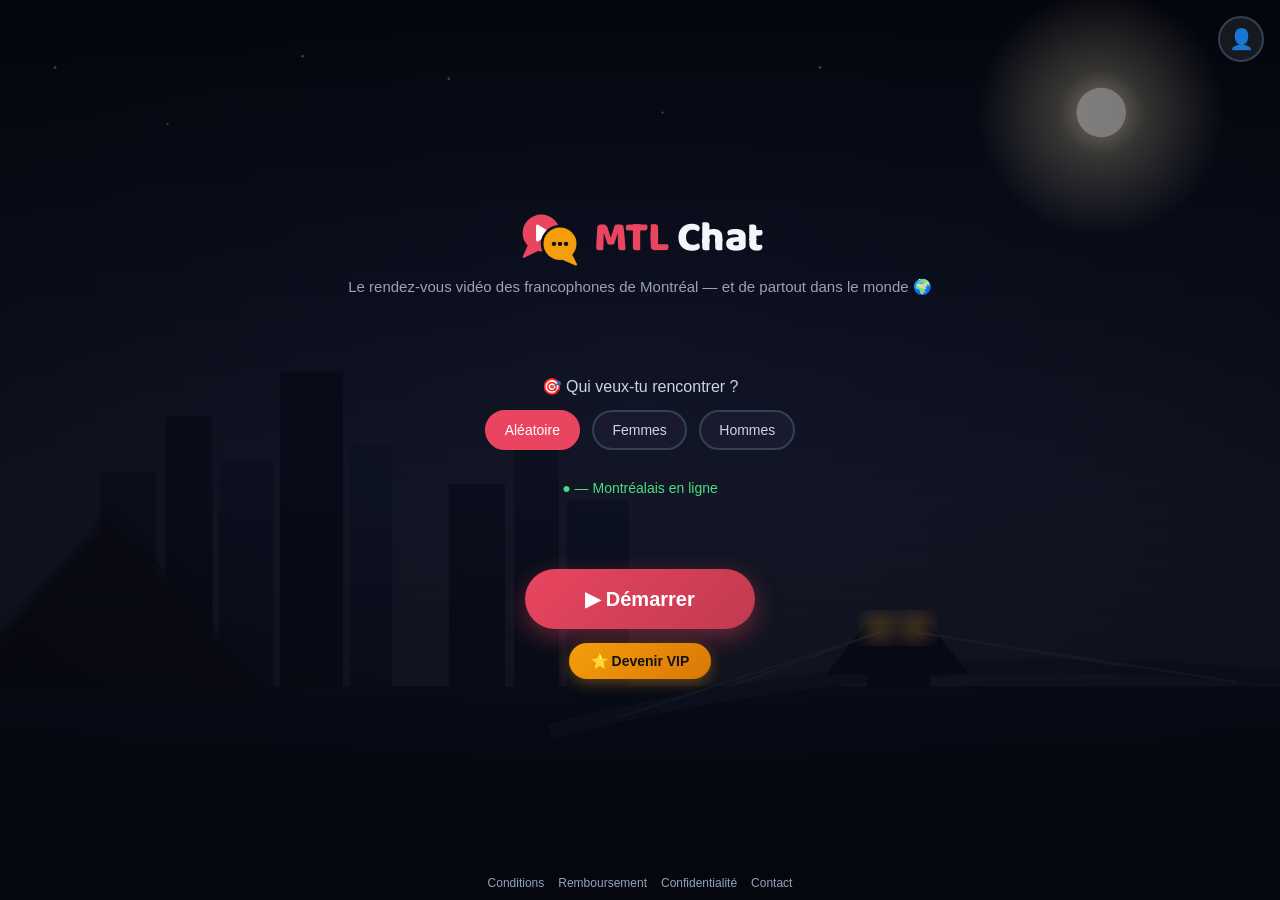
<file: index.html>
<!DOCTYPE html>
<html lang="fr">
<head>
<meta charset="UTF-8">
<meta name="viewport" content="width=device-width, initial-scale=1.0, maximum-scale=1.0, user-scalable=no, viewport-fit=cover">
  <meta name="description" content="MTL Chat - Rencontres vidéo aléatoires gratuites à Montréal et partout dans le monde. Parlez en face caméra avec des francophones en un clic.">
  <meta name="keywords" content="chat video, rencontre montreal, video chat, chat aleatoire, francophone, omegle francais, azar francais, mtlchat, mtlchats">
  <meta name="robots" content="index, follow">
  <link rel="canonical" href="https://mtlchats.com/">
  <link rel="icon" href="/favicon.ico" sizes="48x48">
  <link rel="icon" href="/favicon.svg" type="image/svg+xml">
  <link rel="icon" href="/favicon-96x96.png" type="image/png" sizes="96x96">
  <link rel="apple-touch-icon" href="/apple-touch-icon.png">
  <link rel="manifest" href="/site.webmanifest">
  <meta name="theme-color" content="#0b0f1a">
  <meta property="og:type" content="website">
  <meta property="og:title" content="MTL Chat - Rencontres vidéo à Montréal">
  <meta property="og:description" content="Rencontres vidéo aléatoires gratuites à Montréal et dans le monde. Parlez en face caméra en un clic.">
  <meta property="og:url" content="https://mtlchats.com/">
  <meta property="og:site_name" content="MTL Chat">
  <meta property="og:locale" content="fr_CA">
  <meta property="og:image" content="https://mtlchats.com/og-image.png">
  <meta property="og:image:width" content="1200">
  <meta property="og:image:height" content="630">
  <meta property="og:image:alt" content="Logo MTL Chat : une bulle vidéo et une bulle de messages qui se rencontrent">
  <meta name="twitter:card" content="summary_large_image">
  <meta name="twitter:title" content="MTL Chat - Rencontres vidéo à Montréal">
  <meta name="twitter:description" content="Rencontres vidéo aléatoires gratuites à Montréal et dans le monde.">
  <meta name="twitter:image" content="https://mtlchats.com/og-image.png">
  <!-- Nom du site et logo pour Google -->
  <script type="application/ld+json">
  {"@context":"https://schema.org","@graph":[
    {"@type":"WebSite","name":"MTL Chat","alternateName":"MTL Chats","url":"https://mtlchats.com/"},
    {"@type":"Organization","name":"MTL Chat","url":"https://mtlchats.com/","logo":"https://mtlchats.com/icon-512.png"}
  ]}
  </script>
  <!-- Police du logo (seulement les lettres de « MTL Chat ») -->
  <link rel="preconnect" href="https://fonts.googleapis.com">
  <link rel="preconnect" href="https://fonts.gstatic.com" crossorigin>
  <link href="https://fonts.googleapis.com/css2?family=Baloo+2:wght@800&text=MTL%20Chat&display=swap" rel="stylesheet">
<title>MTL Chat - Rencontres vidéo Montréal</title>
<script src="https://accounts.google.com/gsi/client" async defer></script>
<style>
  * { box-sizing: border-box; }
  body {
    font-family: 'Segoe UI', Tahoma, Geneva, Verdana, sans-serif;
    margin: 0; padding: 0;
    background: radial-gradient(circle at top, #1a1a2e, #0b0f1a 70%);
    color: #fff; height: 100vh; overflow: hidden;
  }
  .screen { height: 100vh; display: none; flex-direction: column; }
  .screen.active { display: flex; }
  #lobby { align-items: center; justify-content: center; text-align: center; padding: 20px; position: relative; overflow: hidden; }
  #lobby-bg { position: absolute; inset: 0; z-index: 0; }
  #lobby-bg svg { width: 100%; height: 100%; display: block; }
  .lobby-overlay { position: absolute; inset: 0; z-index: 1; background: linear-gradient(180deg, rgba(8,10,20,0.25) 0%, rgba(8,10,20,0.45) 55%, rgba(6,8,16,0.85) 100%); }
  .lobby-content { position: relative; z-index: 2; display: flex; flex-direction: column; align-items: center; }
  .logo { font-size: 42px; font-weight: 800; color: #e94560; letter-spacing: -1px; }
  .tagline { color: #9ca3af; margin: 6px 0 30px; font-size: 15px; }
  .filter-block { margin: 20px 0; }
  .filter-block h4 { color: #cbd5e1; font-weight: 500; margin-bottom: 10px; }
  .filter-btn { padding: 10px 18px; margin: 4px; border-radius: 20px; border: 2px solid #334155; background: #1a1a2e; color: #cbd5e1; cursor: pointer; font-size: 14px; transition: 0.15s; }
  .filter-btn.active { border-color: #e94560; background: #e94560; color: white; }
  .premium-note { background: #f59e0b22; border: 1px solid #f59e0b; color: #f59e0b; padding: 8px 14px; border-radius: 8px; font-size: 13px; display: none; margin-top: 10px; }
  #onlineCount { color: #4ade80; font-size: 14px; margin-top: 6px; }
  #onlineCount::before { content: "● "; }
  .start-btn { margin-top: 30px; padding: 18px 60px; font-size: 20px; font-weight: 700; background: linear-gradient(135deg, #e94560, #c13a4f); color: white; border: none; border-radius: 40px; cursor: pointer; box-shadow: 0 8px 25px rgba(233,69,96,0.4); transition: transform 0.15s; }
  .start-btn:hover { transform: scale(1.04); }
  .lobby-list { margin-top: 35px; display: flex; gap: 10px; flex-wrap: wrap; justify-content: center; max-width: 500px; }
  .lobby-avatar { font-size: 26px; background: #16213e; border-radius: 50%; width: 48px; height: 48px; display: flex; align-items: center; justify-content: center; border: 2px solid #334155; }
  #call { position: relative; background: #000; }
  .remote-video-area { flex: 1; position: relative; display: flex; align-items: center; justify-content: center; background: linear-gradient(160deg, #0f3460, #16213e); overflow: hidden; }
  /* Vidéo du partenaire : plein écran partout (sans flou). Recadrage centré, légèrement vers le haut pour garder le visage. */
  #remoteVideo { position: absolute; inset: 0; margin: auto; width: 100%; height: 100%; object-fit: cover; object-position: 50% 40%; background: #000; display: none; z-index: 1; }
  /* Ordinateur + partenaire sur téléphone : image entière au centre, côtés remplis par la même vidéo floutée */
  .remote-video-area.portrait-tile { background: #05070d; }
  #remoteVideoBg { position: absolute; left: 50%; top: 50%; width: 25%; height: 25%; object-fit: cover; transform: translate(-50%, -50%) scale(4.6); filter: blur(6px) brightness(0.55); display: none; z-index: 0; pointer-events: none; }
  .remote-placeholder { text-align: center; position: relative; z-index: 2; }
  .remote-avatar { width: 130px; height: 130px; border-radius: 50%; background: #e94560; display: flex; align-items: center; justify-content: center; font-size: 60px; margin: 0 auto 15px; box-shadow: 0 0 0 6px rgba(233,69,96,0.2); }
  .remote-name { font-size: 20px; font-weight: 600; }
  .remote-loc { color: #9ca3af; font-size: 14px; margin-top: 4px; }
  .searching { color: #fbbf24; font-size: 16px; margin-top: 14px; }
  .top-bar { position: absolute; top: 0; left: 0; right: 0; padding: 14px 18px; display: flex; justify-content: space-between; align-items: center; background: linear-gradient(to bottom, rgba(0,0,0,0.55), transparent); z-index: 20; }
  .top-bar .badge { background: rgba(0,0,0,0.4); padding: 6px 12px; border-radius: 16px; font-size: 13px; }
  .top-bar .montreal-tag { background: #e94560; padding: 3px 10px; border-radius: 12px; font-size: 12px; margin-left: 6px; }
  /* Ta propre vidéo : petite fenêtre verticale en haut à droite (comme FaceTime/Azar) */
  .local-video-box { position: absolute; top: calc(62px + env(safe-area-inset-top, 0px)); right: 16px; width: 150px; height: 200px; background: #111; border-radius: 16px; overflow: hidden; border: 2px solid #e94560; z-index: 25; box-shadow: 0 4px 15px rgba(0,0,0,0.5); }
  .local-video-box video { width: 100%; height: 100%; object-fit: cover; transform: scaleX(-1); }
  .local-video-box video.rear-camera { transform: none; }
  .switch-cam-btn { position: absolute; top: 6px; right: 6px; z-index: 26; width: 28px; height: 28px; border-radius: 50%; border: none; background: rgba(0,0,0,0.55); color: #fff; font-size: 14px; align-items: center; justify-content: center; cursor: pointer; display: none; }
  .switch-cam-btn.visible { display: flex; }
  
  .local-off { width: 100%; height: 100%; display: flex; align-items: center; justify-content: center; background: #1a1a2e; color: #64748b; font-size: 13px; text-align: center; flex-direction: column; gap: 6px; }
  .controls-bar { position: absolute; bottom: 18px; left: 0; right: 0; display: flex; justify-content: center; gap: 20px; z-index: 25; }
  .ctrl-btn { width: 68px; height: 68px; border-radius: 50%; border: none; cursor: pointer; display: flex; align-items: center; justify-content: center; font-size: 28px; background: rgba(20,20,30,0.75); color: white; transition: 0.15s; }
  .ctrl-btn:hover { transform: scale(1.08); }
  .ctrl-btn.danger { background: #e94560; }
  .ctrl-btn.next { background: #2563eb; width: 88px; border-radius: 40px; font-size: 18px; font-weight: 600; gap: 6px; }
  .ctrl-btn.off { background: #64748b44; }
  .chat-toggle { position: absolute; bottom: 100px; left: 16px; z-index: 30; }
  .chat-toggle .ctrl-btn { width: 56px; height: 56px; font-size: 24px; background: rgba(20,20,30,0.85); box-shadow: 0 4px 14px rgba(0,0,0,0.45); }
  .chat-overlay { position: absolute; bottom: 0; left: 0; width: 100%; max-width: 380px; height: 50%; background: rgba(10,14,24,0.88); backdrop-filter: blur(6px); border-top-right-radius: 18px; display: flex; flex-direction: column; transform: translateY(100%); transition: transform 0.25s ease; z-index: 28; pointer-events: none; }
  .chat-overlay.open { transform: translateY(0); pointer-events: auto; }
  .chat-overlay-header { padding: 10px 14px; font-size: 13px; color: #cbd5e1; display:flex; justify-content: space-between; border-bottom: 1px solid rgba(255,255,255,0.08); }
  .chat-messages { flex: 1; overflow-y: auto; padding: 10px 14px; display: flex; flex-direction: column; gap: 8px; }
  .msg { max-width: 80%; font-size: 13.5px; padding: 8px 12px; border-radius: 14px; line-height: 1.35; }
  .msg.received { background: rgba(255,255,255,0.12); align-self: flex-start; }
  .msg.sent { background: #e94560; align-self: flex-end; }
  .chat-input-row { display: flex; gap: 8px; padding: 12px; }
  .chat-input-row input { flex: 1; padding: 12px 14px; border: none; border-radius: 20px; background: rgba(255,255,255,0.16); color: white; font-size: 14px; }
  .chat-input-row input::placeholder { color: #94a3b8; }
  .chat-input-row button { background: #e94560; border: none; color: white; padding: 0 18px; border-radius: 20px; cursor: pointer; font-size: 16px; }
  .unread-dot { position: absolute; top: -3px; right: -3px; width: 10px; height: 10px; border-radius: 50%; background: #4ade80; display: none; }
  .vip-btn { margin-top: 14px; padding: 10px 22px; border-radius: 20px; border: none; cursor: pointer; background: linear-gradient(135deg, #f59e0b, #d97706); color: #111; font-weight: 700; font-size: 14px; box-shadow: 0 4px 14px rgba(245,158,11,0.35); }
  .vip-badge { display: inline-flex; align-items: center; gap: 4px; background: linear-gradient(135deg,#f59e0b,#d97706); color: #111; font-weight: 700; font-size: 12px; padding: 4px 10px; border-radius: 12px; margin-left: 6px; }
  .calls-left { color: #94a3b8; font-size: 13px; margin-top: 8px; }
  .legal-links { position: absolute; left: 0; right: 0; bottom: calc(10px + env(safe-area-inset-bottom, 0px)); z-index: 2; display: flex; flex-wrap: wrap; justify-content: center; gap: 4px 14px; padding: 0 16px; font-size: 12px; }
  .legal-links a, .pay-note a { color: #94a3b8; text-decoration: none; }
  .legal-links a:hover, .pay-note a:hover { color: #fff; text-decoration: underline; }
  .pay-note a { text-decoration: underline; }
  .calls-left.low { color: #f87171; }
  .partner-vip-pill { position: absolute; top: calc(62px + env(safe-area-inset-top, 0px)); left: 16px; z-index: 21; display: flex; align-items: center; gap: 4px; background: linear-gradient(135deg,#f59e0b,#d97706); color: #111; font-weight: 700; font-size: 12px; padding: 5px 12px; border-radius: 14px; box-shadow: 0 2px 10px rgba(0,0,0,0.35); }
  .top-vip-pill { position: absolute; top: 14px; left: 50%; transform: translateX(-50%); background: rgba(0,0,0,0.4); padding: 6px 14px; border-radius: 16px; font-size: 12px; z-index: 21; display: flex; align-items: center; gap: 6px; }
  .modal-backdrop { position: fixed; inset: 0; background: rgba(0,0,0,0.7); display: none; align-items: center; justify-content: center; z-index: 100; padding: 20px; }
  .modal-backdrop.open { display: flex; }
  .vip-modal { background: #161a2e; border-radius: 20px; padding: 28px 24px; max-width: 440px; width: 100%; border: 1px solid #2d3454; position: relative; max-height: 90vh; overflow-y: auto; }
  .vip-modal h2 { margin: 0 0 4px; font-size: 22px; }
  .vip-modal .vip-sub { color: #9ca3af; font-size: 14px; margin-bottom: 18px; }
  .vip-modal .close-x { position: absolute; top: 16px; right: 18px; cursor: pointer; color: #94a3b8; font-size: 18px; }
  .vip-perks { list-style: none; padding: 0; margin: 0 0 22px; display: flex; flex-direction: column; gap: 8px; }
  .vip-perks li { font-size: 14px; color: #e2e8f0; display: flex; gap: 8px; align-items: center; }
  .plan-card { border: 2px solid #2d3454; border-radius: 14px; padding: 14px 16px; margin-bottom: 12px; display: flex; justify-content: space-between; align-items: center; cursor: pointer; transition: 0.15s; position: relative; }
  .plan-card:hover { border-color: #f59e0b; }
  .plan-card.selected { border-color: #f59e0b; background: rgba(245,158,11,0.08); }
  .plan-card .plan-name { font-weight: 700; font-size: 15px; }
  .plan-card .plan-sub { color: #94a3b8; font-size: 12px; margin-top: 2px; }
  .plan-card .plan-price { font-weight: 800; font-size: 18px; color: #f59e0b; }
  .plan-card .plan-price small { font-size: 11px; color: #94a3b8; font-weight: 400; }
  .plan-card .tag { position: absolute; top: -10px; right: 14px; background: #e94560; color: white; font-size: 10px; padding: 3px 8px; border-radius: 8px; font-weight: 700; }
  .pay-btn { width: 100%; padding: 16px; border: none; border-radius: 14px; cursor: pointer; margin-top: 4px; background: linear-gradient(135deg, #f59e0b, #d97706); color: #111; font-weight: 800; font-size: 16px; }
  .pay-note { color: #64748b; font-size: 11px; text-align: center; margin-top: 10px; }
  .paywall-icon { font-size: 46px; text-align: center; margin-bottom: 6px; }
  .profile-fab { position: absolute; top: 16px; right: 16px; z-index: 5; width: 46px; height: 46px; border-radius: 50%; background: rgba(255,255,255,0.08); border: 2px solid #334155; display: flex; align-items: center; justify-content: center; font-size: 20px; cursor: pointer; overflow: hidden; }
  .profile-fab img { width: 100%; height: 100%; object-fit: cover; }
  .profile-modal { max-width: 380px; text-align: left; }
  .profile-header { display: flex; align-items: center; gap: 14px; margin-bottom: 18px; }
  .profile-avatar-lg { width: 64px; height: 64px; border-radius: 50%; background: #0e1224; border: 2px solid #334155; display: flex; align-items: center; justify-content: center; font-size: 28px; overflow: hidden; flex-shrink: 0; }
  .profile-avatar-lg img { width: 100%; height: 100%; object-fit: cover; }
  .profile-name { font-size: 18px; font-weight: 700; }
  .profile-sub { color: #94a3b8; font-size: 12.5px; margin-top: 2px; }
  .profile-row { display: flex; justify-content: space-between; padding: 11px 0; border-bottom: 1px solid #232a45; font-size: 13.5px; }
  .profile-row span:first-child { color: #94a3b8; }
  .profile-row span:last-child { color: #e2e8f0; font-weight: 600; }
  .logout-btn { width: 100%; margin-top: 18px; padding: 13px; border-radius: 12px; border: 1.5px solid #ef4444; background: rgba(239,68,68,0.1); color: #fca5a5; font-weight: 700; cursor: pointer; font-size: 14px; }
  #auth { align-items: center; justify-content: center; padding: 20px; background: radial-gradient(circle at top, #1a1a2e, #0b0f1a 70%); }
  .auth-card { background: #161a2e; border: 1px solid #2d3454; border-radius: 20px; padding: 32px 26px; max-width: 420px; width: 100%; text-align: center; }
  .auth-card .logo { font-size: 32px; margin-bottom: 4px; }
  .auth-sub { color: #9ca3af; font-size: 13.5px; margin-bottom: 4px; line-height: 1.4; }
  .auth-region { color: #f59e0b; font-size: 12.5px; margin-bottom: 22px; font-weight: 600; }
  .auth-method-btn { width: 100%; display: flex; align-items: center; justify-content: center; gap: 10px; padding: 13px; margin-bottom: 10px; border-radius: 12px; border: 2px solid #2d3454; background: #1a1f38; color: #e2e8f0; font-size: 14.5px; font-weight: 600; cursor: pointer; transition: 0.15s; }
  .auth-method-btn:hover { border-color: #e94560; }
  .auth-method-btn.google { background: #fff; color: #1f1f1f; border-color: #fff; }
  .auth-divider { color: #475067; font-size: 12px; margin: 16px 0; }
  .age-gate-note { margin-top: 18px; font-size: 11.5px; color: #64748b; border-top: 1px solid #2d3454; padding-top: 14px; }
  .auth-input { width: 100%; padding: 12px 14px; border-radius: 10px; border: 1.5px solid #2d3454; background: #0e1224; color: white; font-size: 14px; margin-bottom: 12px; }
  .auth-input::placeholder { color: #64748b; }
  .auth-label { text-align: left; font-size: 12.5px; color: #94a3b8; margin: 0 0 6px; display: block; font-weight: 600; }
  .gender-row { display: flex; gap: 10px; margin-bottom: 14px; }
  .gender-opt { flex: 1; padding: 12px; border-radius: 10px; border: 2px solid #2d3454; background: #0e1224; color: #cbd5e1; cursor: pointer; font-size: 13.5px; font-weight: 600; text-align: center; }
  .gender-opt.selected { border-color: #e94560; background: rgba(233,69,96,0.12); color: white; }
  .photo-upload-row { display: flex; align-items: center; gap: 12px; margin-bottom: 14px; justify-content: flex-start; }
  .photo-preview { width: 56px; height: 56px; border-radius: 50%; background: #0e1224; border: 2px dashed #334155; display: flex; align-items: center; justify-content: center; font-size: 22px; color: #475067; overflow: hidden; flex-shrink: 0; }
  .photo-preview img { width: 100%; height: 100%; object-fit: cover; }
  .upload-btn-label { padding: 9px 16px; border-radius: 10px; background: #1a1f38; border: 1.5px solid #2d3454; color: #cbd5e1; font-size: 12.5px; cursor: pointer; font-weight: 600; }
  .optional-tag { color: #64748b; font-weight: 400; font-size: 11px; }
  .auth-error { background: rgba(239,68,68,0.12); border: 1px solid #ef4444; color: #fca5a5; font-size: 13px; padding: 10px 12px; border-radius: 10px; margin-bottom: 12px; display: none; text-align: left; }
  .auth-back { color: #94a3b8; font-size: 13px; cursor: pointer; margin-bottom: 14px; display: inline-block; }
  .auth-submit-btn { width: 100%; padding: 14px; border: none; border-radius: 12px; cursor: pointer; margin-top: 4px; background: linear-gradient(135deg, #e94560, #c13a4f); color: white; font-weight: 700; font-size: 15px; }
  /* ---- Mode invité : âge demandé avant le premier appel ---- */
  .age-gate { max-width: 380px; text-align: center; }
  .age-gate .age-input { text-align: center; font-size: 22px; font-weight: 700; padding: 14px; letter-spacing: 1px; -moz-appearance: textfield; }
  .age-gate .age-input::-webkit-outer-spin-button, .age-gate .age-input::-webkit-inner-spin-button { -webkit-appearance: none; margin: 0; }
  .age-gate .age-gate-note a { color: #94a3b8; }
  .guest-link { color: #f59e0b; background: none; border: none; padding: 0; font: inherit; font-weight: 700; text-decoration: underline; cursor: pointer; }
  .limit-banner { background: rgba(233,69,96,0.12); border: 1px solid rgba(233,69,96,0.5); color: #fecdd3; font-size: 13.5px; line-height: 1.45; padding: 12px 14px; border-radius: 12px; margin: 8px 0 16px; text-align: left; }
  .limit-banner strong { color: #fff; }
  /* ---- Signalement (comme OmeTV) ---- */
  .report-btn { position: absolute; left: 16px; bottom: 172px; z-index: 30; width: 52px; height: 52px; border-radius: 50%; border: 2px solid rgba(248,113,113,0.55); background: rgba(20,20,30,0.85); color: #fff; font-size: 22px; cursor: pointer; display: none; align-items: center; justify-content: center; box-shadow: 0 4px 14px rgba(0,0,0,0.45); }
  .report-btn.visible { display: flex; }
  .report-btn:hover { border-color: #f87171; transform: scale(1.06); }
  .report-reasons { display: flex; flex-direction: column; gap: 8px; margin: 4px 0 6px; }
  .report-reason { display: flex; align-items: center; gap: 10px; width: 100%; padding: 13px 14px; border-radius: 12px; border: 1.5px solid #2d3454; background: #0e1224; color: #e2e8f0; font-size: 14.5px; font-weight: 600; cursor: pointer; text-align: left; }
  .report-reason:hover, .report-reason:focus-visible { border-color: #f87171; background: rgba(248,113,113,0.08); outline: none; }
  .report-cancel { width: 100%; margin-top: 10px; padding: 12px; border-radius: 12px; border: none; background: transparent; color: #94a3b8; font-size: 14px; cursor: pointer; }
  .remote-video-area.reporting video { filter: blur(28px) brightness(0.6); }
  .toast { position: fixed; left: 50%; bottom: calc(110px + env(safe-area-inset-bottom, 0px)); transform: translateX(-50%) translateY(20px); background: #16a34a; color: #fff; font-size: 14px; font-weight: 600; padding: 11px 18px; border-radius: 22px; z-index: 150; box-shadow: 0 6px 20px rgba(0,0,0,0.4); opacity: 0; pointer-events: none; transition: opacity 0.2s, transform 0.2s; max-width: calc(100% - 32px); text-align: center; }
  .toast.show { opacity: 1; transform: translateX(-50%) translateY(0); }
  @media (max-width: 768px) { .report-btn { bottom: calc(150px + env(safe-area-inset-bottom, 0px)); left: 12px; width: 48px; height: 48px; font-size: 20px; } }

/* ---- Optimisations mobile / responsive ---- */
#call { height: 100vh; height: 100dvh; }
#remoteVideo { background: #000; }
/* Ordinateur : l'appel et la vidéo reçue occupent tout l'écran */
@media (min-width: 769px) and (hover: hover) and (pointer: fine) {
  /* Ta fenêtre perso sur ordinateur : carrée, pour moins recadrer la webcam (qui filme à l'horizontale) */
  .local-video-box { width: 180px; height: 180px; }
}
@media (max-width: 768px) {
  .local-video-box {
    width: 108px;
    height: 144px;
    top: calc(58px + env(safe-area-inset-top, 0px));
    right: 12px;
    border-radius: 12px;
    border-width: 2px;
  }
  .controls-bar {
    bottom: calc(14px + env(safe-area-inset-bottom, 0px));
    gap: 14px;
  }
  .chat-toggle {
    bottom: calc(84px + env(safe-area-inset-bottom, 0px));
    left: 12px;
  }
  .chat-toggle .ctrl-btn { width: 52px; height: 52px; font-size: 22px; }
  .ctrl-btn { width: 58px; height: 58px; font-size: 24px; }
  .ctrl-btn.next { width: 76px; font-size: 16px; }
  .top-bar { padding: calc(10px + env(safe-area-inset-top, 0px)) 14px 10px; }
  .chat-overlay { max-width: 100%; height: 55%; }
  .start-btn { padding: 16px 44px; font-size: 18px; }
  .logo { font-size: 34px; }
}
/* Téléphone à l'horizontale (écran peu haut) : fenêtre perso plus petite, toujours verticale (3:4 comme la caméra) */
@media (max-height: 500px) and (orientation: landscape) {
  .local-video-box { width: 84px; height: 112px; top: calc(54px + env(safe-area-inset-top, 0px)); }
}


/* ---- Petits écrans et téléphone à l'horizontale : l'accueil et l'inscription défilent au lieu d'être coupés ---- */
#lobby, #auth { overflow-x: hidden; overflow-y: auto; -webkit-overflow-scrolling: touch; justify-content: flex-start; }
#lobby { padding-bottom: 10px; }
@media (max-width: 340px) { #lobby { padding-top: 70px; } } /* très petits écrans : le logo passe sous le bouton profil */
#lobby > .lobby-content, #auth > .auth-card { margin-top: auto; margin-bottom: auto; flex-shrink: 0; }
#lobby-bg, .lobby-overlay { position: fixed; }
.legal-links { position: relative; left: auto; right: auto; bottom: auto; width: 100%; flex-shrink: 0; margin-top: 10px; margin-bottom: env(safe-area-inset-bottom, 0px); }

/* ---- Logo (deux bulles) ---- */
.brand { display: flex; align-items: center; justify-content: center; gap: 12px; margin: 0; font-family: 'Baloo 2', 'Segoe UI', system-ui, sans-serif; font-weight: 800; line-height: 1; letter-spacing: -0.5px; }
.brand-mark { display: block; width: 1.55em; height: 1.55em; flex-shrink: 0; }
.brand-word { color: #f4f5fa; white-space: nowrap; }
.brand-mtl { color: #e94560; }
.top-bar .badge { display: inline-flex; align-items: center; gap: 6px; }
.badge-mark { display: block; width: 18px; height: 18px; }

/* ---- Carte profil partenaire (style Azar) ---- */
#searchingBlock .remote-avatar { overflow: hidden; }
.remote-placeholder { transition: opacity 0.3s; }
#searchingBlock.connecting .searching { color: #4ade80; }
    .search-dots { display: flex; justify-content: center; gap: 6px; margin-top: 10px; }
    .search-dots span { width: 8px; height: 8px; border-radius: 50%; background: #fbbf24; display: inline-block; animation: searchDotBounce 1.4s infinite ease-in-out both; }
    .search-dots span:nth-child(1) { animation-delay: -0.32s; }
    .search-dots span:nth-child(2) { animation-delay: -0.16s; }
    @keyframes searchDotBounce { 0%, 80%, 100% { transform: scale(0.6); opacity: 0.4; } 40% { transform: scale(1); opacity: 1; } }
    #searchingBlock:not(.connecting) .remote-avatar { animation: searchPulse 1.8s ease-in-out infinite; }
    @keyframes searchPulse { 0%, 100% { box-shadow: 0 0 0 6px rgba(233,69,96,0.2); } 50% { box-shadow: 0 0 0 14px rgba(233,69,96,0.08); } }

</style>
    <script src="https://js.stripe.com/v3/"></script>
</head>
<body>
<!-- ===================== AUTHENTIFICATION / INSCRIPTION ===================== -->
<div class="screen" id="auth">
  <div class="auth-card">
    <div id="authStep1">
      <span class="auth-back" onclick="cancelAuthToLobby()">← Retour à l'accueil</span>
      <div class="logo brand"><img class="brand-mark" src="logo.svg" alt="" width="44" height="44"><span class="brand-word"><span class="brand-mtl">MTL</span> Chat</span></div>
      <div class="auth-sub">Rencontres vidéo entre francophones</div>
      <div class="auth-region">📍 Basé à Montréal, ouvert à tous les francophones du monde</div>
      <div class="auth-sub" style="margin:-8px 0 18px;">Crée ton profil pour montrer ton pseudo et ta photo à tes partenaires.</div>
      <div id="googleBtnContainer" style="display:flex; justify-content:center; margin-bottom:12px;"></div>
      <div class="age-gate-note">
        🔒 En continuant avec Google, tu confirmes être âgé de <strong>18 ans ou plus</strong>. MTL Chat est strictement réservé aux adultes.
      </div>
    </div>
    <div id="authStep3" style="display:none;">
      <span class="auth-back" onclick="backToAuthStep1()">← Retour</span>
      <div class="logo" style="font-size:24px;">Complète ton profil</div>
      <div class="auth-sub" style="margin-bottom:18px;">Le genre et la date de naissance sont obligatoires.</div>
      <div class="auth-error" id="authStep3Error"></div>
      <label class="auth-label">Photo de profil <span class="optional-tag">(facultatif)</span></label>
      <div class="photo-upload-row">
        <div class="photo-preview" id="photoPreview">🙂</div>
        <label class="upload-btn-label" for="photoInput">Choisir une photo</label>
        <input type="file" id="photoInput" accept="image/*" style="display:none;" onchange="handlePhotoUpload(event)">
      </div>
      <label class="auth-label">Pseudo <span class="optional-tag">(facultatif)</span></label>
      <input type="text" class="auth-input" id="authPseudo" placeholder="Ex. Sam_514">
      <label class="auth-label">Genre <span style="color:#e94560;">*</span></label>
      <div class="gender-row">
        <div class="gender-opt" data-gender="F" onclick="selectGender('F', this)">👩 Femme</div>
        <div class="gender-opt" data-gender="M" onclick="selectGender('M', this)">👨 Homme</div>
      </div>
      <label class="auth-label">Date de naissance <span style="color:#e94560;">*</span> — tu dois avoir 18 ans ou plus</label>
      <input type="date" class="auth-input" id="authBirthdate">
      <button class="auth-submit-btn" onclick="finishSignup()">Créer mon compte</button>
    </div>
  </div>
</div>
<!-- ===================== LOBBY ===================== -->
<div class="screen active" id="lobby">
  <div id="lobby-bg">
    <svg viewBox="0 0 1200 800" preserveAspectRatio="xMidYMax slice" xmlns="http://www.w3.org/2000/svg">
      <defs>
        <linearGradient id="skyGrad" x1="0" y1="0" x2="0" y2="1"><stop offset="0%" stop-color="#040611"/><stop offset="35%" stop-color="#0a1024"/><stop offset="65%" stop-color="#16203f"/><stop offset="100%" stop-color="#2a3358"/></linearGradient>
        <linearGradient id="haze" x1="0" y1="0" x2="0" y2="1"><stop offset="0%" stop-color="#3d4a7a" stop-opacity="0"/><stop offset="100%" stop-color="#e8915c" stop-opacity="0.18"/></linearGradient>
        <linearGradient id="waterGrad" x1="0" y1="0" x2="0" y2="1"><stop offset="0%" stop-color="#0c1730"/><stop offset="40%" stop-color="#060c1c"/><stop offset="100%" stop-color="#02050d"/></linearGradient>
        <radialGradient id="moonGlow" cx="50%" cy="50%" r="50%"><stop offset="0%" stop-color="#fff6da" stop-opacity="0.95"/><stop offset="35%" stop-color="#fdeec0" stop-opacity="0.4"/><stop offset="100%" stop-color="#fdeec0" stop-opacity="0"/></radialGradient>
        <radialGradient id="vignette" cx="50%" cy="38%" r="75%"><stop offset="0%" stop-color="#000000" stop-opacity="0"/><stop offset="100%" stop-color="#000000" stop-opacity="0.55"/></radialGradient>
        <filter id="softBlur"><feGaussianBlur stdDeviation="4"/></filter>
        <filter id="bokehBlur"><feGaussianBlur stdDeviation="8"/></filter>
        <filter id="hairBlur"><feGaussianBlur stdDeviation="1.1"/></filter>
      </defs>
      <rect width="1200" height="800" fill="url(#skyGrad)"/>
      <rect width="1200" height="800" fill="url(#haze)"/>
      <circle cx="1010" cy="100" r="110" fill="url(#moonGlow)"/>
      <circle cx="1010" cy="100" r="22" fill="#fffaf0"/>
      <g fill="#ffffff" opacity="0.45"><circle cx="80" cy="60" r="1.3"/><circle cx="180" cy="110" r="1"/><circle cx="300" cy="50" r="1.2"/><circle cx="430" cy="70" r="1.1"/><circle cx="620" cy="100" r="1"/><circle cx="760" cy="60" r="1.2"/></g>
      <g><rect x="120" y="420" width="50" height="200" fill="#10162c"/><rect x="178" y="370" width="42" height="250" fill="#0c1226"/><rect x="226" y="410" width="48" height="210" fill="#121a32"/><rect x="280" y="330" width="56" height="290" fill="#0a0f20"/><rect x="342" y="395" width="38" height="225" fill="#141c36"/><rect x="430" y="430" width="50" height="190" fill="#0e1428"/><rect x="488" y="380" width="40" height="240" fill="#10162c"/><rect x="535" y="445" width="55" height="175" fill="#121a32"/></g>
      <rect x="0" y="610" width="1200" height="190" fill="url(#waterGrad)"/>
      <g><path d="M 520 650 Q 850 565 1190 605" stroke="#1d2542" stroke-width="13" fill="none"/><path d="M 800 555 L 765 600 L 802 600 L 802 612 L 858 612 L 858 600 L 893 600 L 858 555 Z" fill="#0c1024"/><g stroke="#475180" stroke-width="1.6" opacity="0.75"><line x1="580" y1="638" x2="813" y2="562"/><line x1="680" y1="610" x2="813" y2="562"/><line x1="1030" y1="592" x2="845" y2="562"/><line x1="1130" y1="606" x2="845" y2="562"/></g><g filter="url(#bokehBlur)" opacity="0.85"><circle cx="813" cy="558" r="13" fill="#ffb347"/><circle cx="845" cy="558" r="13" fill="#ffb347"/></g></g>
      <g filter="url(#softBlur)"><path d="M -20 620 L 130 455 L 270 620 Z" fill="#070a16"/></g>
      <rect width="1200" height="800" fill="url(#vignette)"/>
    </svg>
  </div>
  <div class="lobby-overlay"></div>
  <div class="profile-fab" id="profileFab" onclick="openProfileModal()">👤</div>
  <div class="lobby-content">
    <h1 class="logo brand"><img class="brand-mark" src="logo.svg" alt="" width="58" height="58"><span class="brand-word"><span class="brand-mtl">MTL</span> Chat</span></h1>
    <div class="tagline">Le rendez-vous vidéo des francophones de Montréal — et de partout dans le monde 🌍</div>
    <div class="auth-region" id="myProfileBadge" style="margin-bottom:10px;"></div>
    <div class="filter-block">
      <h4>🎯 Qui veux-tu rencontrer ?</h4>
      <button class="filter-btn active" data-g="random" onclick="setGenderFilter('random', this)">Aléatoire</button>
      <button class="filter-btn" data-g="female" onclick="setGenderFilter('female', this)">Femmes</button>
      <button class="filter-btn" data-g="male" onclick="setGenderFilter('male', this)">Hommes</button>
      <div class="premium-note" id="premiumNotice">🔒 Filtre genre spécifique = <strong>réservé aux membres VIP</strong></div>
    </div>
    <div id="onlineCount"><span id="onlineCountNumber">—</span> Montréalais en ligne <span class="vip-badge" id="lobbyVipBadge" style="display:none;">⭐ VIP</span></div>
    <div class="calls-left" id="callsLeftText"></div>
    <div class="lobby-list" id="lobbyList"></div>
    <button class="start-btn" onclick="startCall()">▶ Démarrer</button>
    <button class="vip-btn" id="lobbyVipBtn" onclick="openVipModal()">⭐ Devenir VIP</button>
  </div>
  <nav class="legal-links" aria-label="Pages légales">
    <a href="conditions.html">Conditions</a>
    <a href="remboursement.html">Remboursement</a>
    <a href="confidentialite.html">Confidentialité</a>
    <a href="contact.html">Contact</a>
  </nav>
</div>
<!-- ===================== APPEL VIDÉO ===================== -->
<div class="screen" id="call">
  <div class="top-bar">
    <div class="badge"><img class="badge-mark" src="logo.svg" alt="" width="18" height="18">MTL Chat <span class="montreal-tag" id="genderFilterBadge">Aléatoire</span></div>
    <div class="badge" id="timerBadge">00:00</div>
  </div>
  <div class="top-vip-pill" id="topVipPill" style="display:none;">⭐ VIP actif</div>
  <div class="partner-vip-pill" id="partnerVipPill" style="display:none;" title="Ton partenaire est membre VIP">⭐ Partenaire VIP</div>
  <div class="remote-video-area" id="remoteArea">
    <video id="remoteVideoBg" autoplay playsinline muted aria-hidden="true"></video>
    <video id="remoteVideo" autoplay playsinline></video>
    <div class="remote-placeholder" id="searchingBlock">
      <div class="remote-avatar" id="searchingAvatar">🔎</div>
      <div class="remote-name" id="searchingName">Recherche d'un partenaire...</div>
      <div class="searching" id="searchingText">Connexion à Montréal en cours</div>
        <div class="search-dots" id="searchDots"><span></span><span></span><span></span></div>
    </div>
  </div>
  <div class="local-video-box" id="localBox">
    <div class="local-off" id="localOff">📷<br>Caméra fermée</div>
    <video id="localVideo" autoplay playsinline muted style="display:none;"></video>
    <button class="switch-cam-btn" id="switchCamBtn" onclick="switchCamera()" title="Changer de caméra">🔄</button>
  </div>
  <div class="controls-bar">
    <button class="ctrl-btn off" id="camBtn" onclick="toggleCamera()" title="Caméra obligatoire">📷🔒</button>
        <button class="ctrl-btn" id="muteBtn" onclick="toggleMute()" title="Micro">🎤</button>
    <button class="ctrl-btn next" onclick="nextPartner()">🔄 Suivant</button>
    <button class="ctrl-btn danger" onclick="endChat()">📞</button>
  </div>
  <button class="report-btn" id="reportBtn" onclick="openReportModal()" title="Signaler cette personne" aria-label="Signaler cette personne">🚩</button>
  <div class="chat-toggle">
    <button class="ctrl-btn" id="chatBtn" onclick="toggleChat()" style="position:relative;">💬<span class="unread-dot" id="unreadDot"></span></button>
  </div>
  <div class="chat-overlay" id="chatOverlay">
    <div class="chat-overlay-header">
      <span id="chatHeaderName">Chat</span>
      <span style="cursor:pointer;" onclick="toggleChat()">✕</span>
    </div>
    <div class="chat-messages" id="chatMessages"></div>
    <div class="chat-input-row">
      <input type="text" id="messageInput" placeholder="Écris un message..." onkeypress="if(event.key==='Enter') sendMessage()">
      <button onclick="sendMessage()">➤</button>
    </div>
  </div>
</div>
<!-- ===================== MODAL VIP (ACHAT) ===================== -->
<div class="modal-backdrop" id="vipModalBackdrop">
  <div class="vip-modal">
    <span class="close-x" onclick="closeVipModal()">✕</span>
    <h2>⭐ Passe VIP</h2>
    <div class="vip-sub">Débloque l'expérience complète sur MTL Chat</div>
    <div class="limit-banner" id="vipLimitBanner" style="display:none;">⏳ Tu as utilisé tes <strong><span id="vipLimitCount">300</span> appels gratuits</strong> d'aujourd'hui. Passe VIP pour continuer tout de suite, <strong>sans limite</strong>, ou reviens demain.</div>
    <ul class="vip-perks">
      <li>✅<span>Appels illimités (vs <span id="vipPerkLimit">300</span> appels/jour en gratuit)</span></li>
      <li>✅ Filtre de genre (choisis Filles ou Garçons)</li>
      <li>✅ File d'attente prioritaire (tu es jumelé en premier)</li>
      <li>✅ Badge VIP visible par tes partenaires pendant les appels</li>
    </ul>
    <div class="plan-card" data-plan="1d" onclick="selectPlan('1d', this)">
      <div><div class="plan-name">1 jour</div><div class="plan-sub">Accès complet pendant 24h</div></div>
      <div class="plan-price">11,99$</div>
    </div>
    <div class="plan-card selected" data-plan="7d" onclick="selectPlan('7d', this)">
      <span class="tag">POPULAIRE</span>
      <div><div class="plan-name">7 jours</div><div class="plan-sub">≈ 5,00$/jour</div></div>
      <div class="plan-price">34,99$</div>
    </div>
    <div class="plan-card" data-plan="1m" onclick="selectPlan('1m', this)">
      <span class="tag" style="background:#16a34a;">MEILLEUR PRIX</span>
      <div><div class="plan-name">1 mois</div><div class="plan-sub">≈ 2,00$/jour</div></div>
      <div class="plan-price">59,99$</div>
    </div>
    <button class="pay-btn" onclick="confirmPurchase()">Payer <span id="payAmount">34,99$</span></button>
    <div class="pay-note">Paiement unique et sécurisé via Stripe, en dollars canadiens (CAD). Aucun renouvellement automatique. Non remboursable une fois activé (<a href="remboursement.html" target="_blank" rel="noopener">politique de remboursement</a>). En payant, tu acceptes les <a href="conditions.html" target="_blank" rel="noopener">conditions d'utilisation</a>.</div>
    <div id="embeddedCheckout" style="margin-top:14px;"></div>
  </div>
</div>
<!-- ===================== MODAL SIGNALEMENT ===================== -->
<div class="modal-backdrop" id="reportModalBackdrop">
  <div class="vip-modal age-gate">
    <span class="close-x" onclick="closeReportModal()">✕</span>
    <div class="paywall-icon">🚩</div>
    <h2 id="reportTitle">Signaler</h2>
    <div class="vip-sub">Choisis le motif. Tu passes aussitôt à la personne suivante, et vous ne serez plus mis ensemble pendant 24 h.</div>
    <div class="report-reasons">
      <button type="button" class="report-reason" onclick="submitReport('nudite')">🔞 Nudité ou contenu sexuel</button>
      <button type="button" class="report-reason" onclick="submitReport('mineur')">👶 Semble avoir moins de 18 ans</button>
      <button type="button" class="report-reason" onclick="submitReport('harcelement')">😡 Insultes, harcèlement ou menaces</button>
      <button type="button" class="report-reason" onclick="submitReport('violence')">⚠️ Violence ou contenu choquant</button>
      <button type="button" class="report-reason" onclick="submitReport('spam')">📢 Spam, publicité ou arnaque</button>
      <button type="button" class="report-reason" onclick="submitReport('autre')">❓ Autre</button>
    </div>
    <button type="button" class="report-cancel" onclick="closeReportModal()">Annuler</button>
  </div>
</div>
<!-- ===================== MODAL ACCÈS SUSPENDU ===================== -->
<div class="modal-backdrop" id="bannedModalBackdrop">
  <div class="vip-modal age-gate">
    <span class="close-x" onclick="closeBannedModal()">✕</span>
    <div class="paywall-icon">🚫</div>
    <h2>Accès suspendu</h2>
    <div class="vip-sub" id="bannedText">Plusieurs personnes t'ont signalé. Ton accès aux appels est suspendu pour le moment.</div>
    <div class="age-gate-note">Respecte les <a href="conditions.html" target="_blank" rel="noopener">règles de conduite</a>. Si tu penses que c'est une erreur, écris-nous à <a href="mailto:mtlchats1@gmail.com">mtlchats1@gmail.com</a>.</div>
  </div>
</div>
<div class="toast" id="toast" role="status" aria-live="polite"></div>
<!-- ===================== MODAL ÂGE (MODE INVITÉ, SANS COMPTE) ===================== -->
<div class="modal-backdrop" id="ageGateBackdrop">
  <div class="vip-modal age-gate">
    <span class="close-x" onclick="closeAgeGate()">✕</span>
    <div class="paywall-icon">🔞</div>
    <h2>Avant de commencer</h2>
    <div class="vip-sub" id="ageGateSub">Pas besoin de compte pour essayer. MTL Chat est réservé aux 18 ans et plus.</div>
    <div class="auth-error" id="ageGateError"></div>
    <div id="ageGateForm">
      <label class="auth-label" for="ageGateName">Ton prénom (ou ton nom)</label>
      <input type="text" class="auth-input" id="ageGateName" maxlength="20" autocomplete="given-name" autocapitalize="words" placeholder="Ex. Sophie" onkeydown="if(event.key==='Enter') confirmAgeGate()">
      <label class="auth-label" for="ageGateInput">Ton âge</label>
      <input type="number" inputmode="numeric" class="auth-input age-input" id="ageGateInput" min="1" max="120" placeholder="Ex. 25" onkeydown="if(event.key==='Enter') confirmAgeGate()">
      <label class="auth-label">Tu es</label>
      <div class="gender-row" id="guestGenderRow">
        <div class="gender-opt" data-gender="F" onclick="selectGuestGender('F', this)">👩 Femme</div>
        <div class="gender-opt" data-gender="M" onclick="selectGuestGender('M', this)">👨 Homme</div>
      </div>
      <button class="auth-submit-btn" onclick="confirmAgeGate()">▶ C'est parti</button>
    </div>
    <div class="age-gate-note">En continuant, tu confirmes avoir 18 ans ou plus et tu acceptes les <a href="conditions.html" target="_blank" rel="noopener">conditions d'utilisation</a>.</div>
  </div>
</div>
<!-- ===================== MODAL PROFIL ===================== -->
<div class="modal-backdrop" id="profileModalBackdrop">
  <div class="vip-modal profile-modal">
    <span class="close-x" onclick="closeProfileModal()">✕</span>
    <div class="profile-header">
      <div class="profile-avatar-lg" id="profileAvatarLg">🙂</div>
      <div><div class="profile-name" id="profileName">Membre</div><div class="profile-sub" id="profileVipStatus">Compte gratuit</div></div>
    </div>
    <div class="profile-row"><span>Genre</span><span id="profileGender">—</span></div>
    <div class="profile-row"><span>Âge</span><span id="profileAge">—</span></div>
    <div class="profile-row"><span>Connecté via</span><span id="profileMethod">—</span></div>
    <div class="profile-row"><span>Identifiant</span><span id="profileIdentifier">—</span></div>
    <div class="profile-row"><span>Statut VIP</span><span id="profileVipExpiry">—</span></div>
    <div class="profile-row"><span>Appels effectués</span><span id="profileCallsUsed">—</span></div>
    
    <div class="profile-edit" style="margin:14px 0;padding:14px;background:rgba(255,255,255,0.04);border-radius:14px;">
      <div style="display:flex;align-items:center;gap:12px;margin-bottom:12px;">
        <div id="editPhotoWrap" onclick="document.getElementById('editPhotoInput').click()" style="cursor:pointer;position:relative;width:62px;height:62px;border-radius:50%;overflow:hidden;flex-shrink:0;border:2px solid #e94560;">
          <img id="editPhotoPreview" style="width:100%;height:100%;object-fit:cover;display:block;" alt="">
          <div style="position:absolute;bottom:0;left:0;right:0;background:rgba(0,0,0,0.55);color:#fff;font-size:10px;text-align:center;padding:2px 0;">📷 Changer</div>
        </div>
        <input id="editPhotoInput" type="file" accept="image/*" style="display:none;" onchange="handleProfilePhotoEdit(event)">
        <div style="flex:1;">
          <label style="font-size:12px;color:#9ca3af;display:block;margin-bottom:4px;">Nom affiché</label>
          <input id="editNameInput" type="text" maxlength="20" placeholder="Ton nom" style="width:100%;padding:9px 11px;border-radius:10px;border:1px solid rgba(255,255,255,0.15);background:rgba(0,0,0,0.3);color:#fff;font-size:14px;box-sizing:border-box;">
        </div>
      </div>
      <div id="editNameLimit" style="font-size:11px;color:#9ca3af;margin-bottom:10px;"></div>
      <div id="editProfileMsg" style="font-size:12px;margin-bottom:10px;min-height:14px;"></div>
      <button class="vip-btn" style="width:100%;" onclick="saveProfileEdits()">💾 Enregistrer mon profil</button>
    </div>
    <button class="vip-btn" style="width:100%; margin-top:16px;" onclick="closeProfileModal(); openVipModal();">⭐ Gérer mon abonnement VIP</button>
    <button class="logout-btn" onclick="logout()">🚪 Se déconnecter</button>
  </div>
</div>
<script src="https://cdn.socket.io/4.7.2/socket.io.min.js"></script>
<script>
const users = [
  { name: "Sophie L.", location: "Plateau-Mont-Royal", gender: "F", avatar: "🇨🇦" },
  { name: "Alexandre T.", location: "Rosemont", gender: "M", avatar: "🍁" },
  { name: "Marie-Claire B.", location: "Hochelaga", gender: "F", avatar: "🧣" },
  { name: "Jean-Philippe M.", location: "Mile-End", gender: "M", avatar: "☕" },
  { name: "Emma Dubois", location: "Verdun", gender: "F", avatar: "🎨" },
  { name: "Thomas Roy", location: "Verdun", gender: "M", avatar: "🏒" }
];

let currentGenderFilter = 'random';
let localStream = null;
let cameraOn = false;
let chatOpen = false;
let timerInterval = null;
let secondsElapsed = 0;
let currentPartner = null;
let selectedPlan = '7d';

// ---------- AUTHENTIFICATION GOOGLE ----------
const GOOGLE_CLIENT_ID = "387638692815-9va74n4tj0ic7rr51ej7nh7u96fcujk2.apps.googleusercontent.com";

function initGoogleSignIn() {
  if (!window.google || !google.accounts || !google.accounts.id) {
    // Le script Google n'est pas encore chargé : on réessaie peu après
    setTimeout(initGoogleSignIn, 400);
    return;
  }
  google.accounts.id.initialize({
    client_id: GOOGLE_CLIENT_ID,
    callback: handleGoogleCredential
  });
  google.accounts.id.renderButton(document.getElementById('googleBtnContainer'), {
    theme: 'filled_blue', size: 'large', shape: 'pill', text: 'continue_with', width: 320
  });
}

function decodeGoogleJwt(token) {
  const payload = token.split('.')[1];
  const json = decodeURIComponent(
    atob(payload.replace(/-/g, '+').replace(/_/g, '/'))
      .split('')
      .map(c => '%' + ('00' + c.charCodeAt(0).toString(16)).slice(-2))
      .join('')
  );
  return JSON.parse(json);
}

function handleGoogleCredential(response) {
  const profile = decodeGoogleJwt(response.credential);
  // Le serveur vérifie la connexion Google et renvoie un jeton de compte (sert à compter les appels gratuits)
  pendingUserTokenPromise = requestUserToken(response.credential);
  pendingAuthMethod = 'google';
  pendingIdentifier = profile.email;
  uploadedPhotoDataUrl = profile.picture || null;
  goToAuthStep3();
  setTimeout(() => {
    const pseudoField = document.getElementById('authPseudo');
    if (pseudoField && !pseudoField.value) pseudoField.value = cleanGuestName(lsGet(GUEST_NAME_KEY)) || profile.given_name || '';
    if (uploadedPhotoDataUrl) {
      const preview = document.getElementById('photoPreview');
      if (preview) preview.innerHTML = '<img src="' + uploadedPhotoDataUrl + '">';
    }
  }, 0);
}

let pendingAuthMethod = null;
let pendingIdentifier = null;
let pendingUserTokenPromise = null;
function requestUserToken(credential) {
  return fetch(BACKEND_URL + '/auth/google', {
    method: 'POST', headers: { 'Content-Type': 'application/json' }, body: JSON.stringify({ credential })
  }).then(r => r.ok ? r.json() : null).then(d => (d && d.userToken) || null).catch(() => null);
}
// Ajoute le jeton de compte dès qu'il arrive (le serveur peut mettre quelques secondes à se réveiller)
function attachUserToken(promise, identifier) {
  if (!promise) return;
  promise.then((token) => {
    if (!token) return;
    const acc = getAccount();
    if (acc && acc.identifier === identifier) { acc.userToken = token; saveAccount(acc); syncCallsStatus(); }
  });
}
let selectedSignupGender = null;
let uploadedPhotoDataUrl = null;

function getAccount() {
  try { return JSON.parse(localStorage.getItem('mtlchat_account') || 'null'); }
  catch (e) { return null; }
}
function saveAccount(account) {
  localStorage.setItem('mtlchat_account', JSON.stringify(account));
}

function goToAuthStep3() {
  document.getElementById('authStep1').style.display = 'none';
  document.getElementById('authStep3').style.display = 'block';
}
function backToAuthStep1() {
  document.getElementById('authStep1').style.display = 'block';
  document.getElementById('authStep3').style.display = 'none';
}

function selectGender(g, el) {
  selectedSignupGender = g;
  document.querySelectorAll('.gender-opt').forEach(o => o.classList.remove('selected'));
  el.classList.add('selected');
}

// ---- Photos de profil : recadrées en carré et réduites (~256 px, JPEG ≈ 15-40 Ko) ----
// Une photo de téléphone brute (2-5 Mo) remplissait le stockage du navigateur et était refusée
// par le serveur ; réduite, elle s'enregistre et s'affiche chez le partenaire.
const PHOTO_SIZE = 256;
function resizeImageSrc(src) {
  return new Promise((resolve, reject) => {
    const img = new Image();
    img.onload = () => {
      try {
        const side = Math.min(img.naturalWidth, img.naturalHeight);
        if (!side) return reject(new Error('image vide'));
        const out = Math.min(PHOTO_SIZE, side);
        const canvas = document.createElement('canvas');
        canvas.width = out; canvas.height = out;
        const ctx = canvas.getContext('2d');
        ctx.fillStyle = '#0e1224'; // fond pour les PNG transparents
        ctx.fillRect(0, 0, out, out);
        ctx.drawImage(img, (img.naturalWidth - side) / 2, (img.naturalHeight - side) / 2, side, side, 0, 0, out, out);
        resolve(canvas.toDataURL('image/jpeg', 0.82));
      } catch (e) { reject(e); }
    };
    img.onerror = () => reject(new Error('image illisible'));
    img.src = src;
  });
}
function compressPhotoFile(file) {
  const url = URL.createObjectURL(file);
  return resizeImageSrc(url).finally(() => URL.revokeObjectURL(url));
}
// Réduit une ancienne photo déjà enregistrée en grand format (comptes créés avant ce correctif).
function shrinkStoredPhoto() {
  const acc = getAccount();
  if (!acc || typeof acc.photo !== 'string' || !acc.photo.startsWith('data:image/') || acc.photo.length <= 150000) return Promise.resolve();
  return resizeImageSrc(acc.photo).then((small) => {
    const latest = getAccount();
    if (latest && latest.photo === acc.photo) { latest.photo = small; saveAccount(latest); updateProfileFabIcon(); }
  }).catch(() => {});
}

function handlePhotoUpload(event) {
  const file = event.target.files[0];
  if (!file) return;
  const preview = document.getElementById('photoPreview');
  compressPhotoFile(file).then((dataUrl) => {
    uploadedPhotoDataUrl = dataUrl;
    preview.innerHTML = '<img src="' + uploadedPhotoDataUrl + '">';
  }).catch(() => {
    preview.textContent = '⚠️';
    alert("Impossible de lire cette image. Essaie une photo JPEG ou PNG.");
  });
}

function calculateAge(birthdateStr) {
  const today = new Date();
  // "AAAA-MM-JJ" lu comme une date locale (sinon lu en UTC : décalage d'un jour à Montréal)
  const m = /^(\d{4})-(\d{2})-(\d{2})$/.exec(birthdateStr || '');
  const bd = m ? new Date(+m[1], +m[2] - 1, +m[3]) : new Date(birthdateStr);
  let age = today.getFullYear() - bd.getFullYear();
  const monthDiff = today.getMonth() - bd.getMonth();
  if (monthDiff < 0 || (monthDiff === 0 && today.getDate() < bd.getDate())) age--;
  return age;
}

function finishSignup() {
  const errEl = document.getElementById('authStep3Error');
  const birthdateVal = document.getElementById('authBirthdate').value;
  if (!selectedSignupGender) {
    errEl.textContent = "Sélectionne ton genre pour continuer.";
    errEl.style.display = 'block';
    return;
  }
  if (!birthdateVal) {
    errEl.textContent = "Entre ta date de naissance pour continuer.";
    errEl.style.display = 'block';
    return;
  }
  const age = calculateAge(birthdateVal);
  if (isNaN(age) || age < 18) {
    errEl.textContent = "🔒 MTL Chat est réservé aux personnes de 18 ans et plus. La création de compte est bloquée.";
    errEl.style.display = 'block';
    return;
  }
  errEl.style.display = 'none';
  const pseudo = document.getElementById('authPseudo').value.trim();
  saveAccount({
    authMethod: pendingAuthMethod,
    identifier: pendingIdentifier,
    gender: selectedSignupGender,
    birthdate: birthdateVal,
    pseudo: pseudo || null,
    photo: uploadedPhotoDataUrl || null,
    createdAt: Date.now()
  });
  attachUserToken(pendingUserTokenPromise, pendingIdentifier);
  enterLobby();
}

function enterLobby() {
  const account = getAccount();
  showScreen('lobby');
  populateLobbyList();
  refreshVipUI();
  renderMyBadge();
  updateProfileFabIcon();
  if (pendingStartAfterAuth) {
    pendingStartAfterAuth = false;
    startCall();
  }
}

let FREE_CALL_LIMIT = 300; // la valeur du serveur remplace celle-ci
const PLANS = {
  '1d': { label: '1 jour',  price: 11.99, ms: 1 * 24 * 60 * 60 * 1000 },
  '7d': { label: '7 jours', price: 34.99, ms: 7 * 24 * 60 * 60 * 1000 },
  '1m': { label: '1 mois',  price: 59.99, ms: 30 * 24 * 60 * 60 * 1000 }
};

const BACKEND_URL = "https://mtl-chat-backend.onrender.com";
        // Clé publique Stripe en PRODUCTION (vrais paiements). Elle doit aller avec la clé secrète sk_live_... sur Render.
        // Pour tester, remettre la clé pk_test_... ET la clé sk_test_... sur Render. Cette clé est publique.
        const STRIPE_PUBLISHABLE_KEY = 'pk_live_51TltoaKphFSmEJMfF3eVRrTG9aHggQZHhyEPKzXLY0byBE06cFDn7Xzt1xBMhrcHl71ViPx0ZJMGgwE4b4BMBqrE000BWAlmA0';

function getVipExpiry() { return parseInt(localStorage.getItem('mtlchat_vip_expiry') || '0', 10); }
function isVip() { return getVipExpiry() > Date.now(); }
function todayStr() { const d = new Date(); return d.getFullYear() + '-' + (d.getMonth() + 1) + '-' + d.getDate(); }
function checkDailyCallsReset() { const today = todayStr(); if (localStorage.getItem('mtlchat_calls_day') !== today) { localStorage.setItem('mtlchat_calls_used', '0'); localStorage.setItem('mtlchat_calls_day', today); } }
function getCallsUsed() { checkDailyCallsReset(); return parseInt(localStorage.getItem('mtlchat_calls_used') || '0', 10); }
function incrementCallsUsed() { checkDailyCallsReset(); localStorage.setItem('mtlchat_calls_used', String(getCallsUsed() + 1)); }
// Le nombre d'appels est compté par le serveur ; le navigateur garde seulement une copie pour l'affichage.
function setCallsUsed(n, limit) {
  checkDailyCallsReset();
  if (typeof n === 'number' && n >= 0) localStorage.setItem('mtlchat_calls_used', String(n));
  if (typeof limit === 'number' && limit > 0) FREE_CALL_LIMIT = limit;
}
async function syncCallsStatus() {
  try {
    const acc = getAccount();
    const r = await fetch(BACKEND_URL + '/calls-status', {
      method: 'POST', headers: { 'Content-Type': 'application/json' },
      body: JSON.stringify({ userToken: (acc && acc.userToken) || undefined, vipToken: getVipToken() || undefined })
    });
    const d = await r.json();
    if (!d.vip) setCallsUsed(d.used, d.limit);
  } catch (e) { /* serveur injoignable : on garde l'affichage actuel */ }
  refreshVipUI();
}
// Le statut VIP est prouvé par un jeton signé par le serveur (après paiement Stripe).
// L'expiration locale ne sert qu'à l'affichage ; le serveur vérifie le jeton.
function getVipToken() { return localStorage.getItem('mtlchat_vip_token') || ''; }
function storeVipToken(token, expiresAt) {
  if (expiresAt <= getVipExpiry() && getVipToken()) return; // garder le jeton le plus long
  localStorage.setItem('mtlchat_vip_token', token);
  localStorage.setItem('mtlchat_vip_expiry', String(expiresAt));
}
function clearVip() {
  localStorage.removeItem('mtlchat_vip_token');
  localStorage.removeItem('mtlchat_vip_expiry');
}
async function syncVipStatus() {
  const token = getVipToken();
  if (!token) { if (getVipExpiry()) clearVip(); refreshVipUI(); return; }
  try {
    const r = await fetch(BACKEND_URL + '/vip-status', {
      method: 'POST', headers: { 'Content-Type': 'application/json' },
      body: JSON.stringify({ token })
    });
    const d = await r.json();
    if (d.vip) localStorage.setItem('mtlchat_vip_expiry', String(d.expiresAt));
    else clearVip();
  } catch (e) { /* serveur injoignable : on garde l'état local */ }
  refreshVipUI();
}

function refreshVipUI() {
  const vip = isVip();
  document.getElementById('lobbyVipBadge').style.display = vip ? 'inline-flex' : 'none';
  document.getElementById('topVipPill').style.display = vip ? 'flex' : 'none';
  const lobbyVipBtn = document.getElementById('lobbyVipBtn');
  if (lobbyVipBtn) lobbyVipBtn.textContent = vip ? '⭐ Prolonger mon VIP' : '⭐ Devenir VIP';
  const callsUsed = getCallsUsed();
  const callsLeftEl = document.getElementById('callsLeftText');
  if (vip) {
    callsLeftEl.textContent = '∞ Appels illimités';
    callsLeftEl.classList.remove('low');
  } else {
    const left = Math.max(0, FREE_CALL_LIMIT - callsUsed);
    callsLeftEl.textContent = left + " appels gratuits restants aujourd'hui";
    callsLeftEl.classList.toggle('low', left <= 20);
  }
}

function openVipModal() {
            document.getElementById('vipLimitBanner').style.display = 'none'; // affiché seulement par openLimitModal
            document.getElementById('vipPerkLimit').textContent = FREE_CALL_LIMIT;
            document.getElementById('vipModalBackdrop').classList.add('open');
            if (embeddedCheckoutInstance) { try { embeddedCheckoutInstance.destroy(); } catch(e){} embeddedCheckoutInstance = null; }
            const ec = document.getElementById('embeddedCheckout'); if (ec) ec.innerHTML = '';
            const payBtn = document.querySelector('.pay-btn'); if (payBtn) { payBtn.style.display = ''; payBtn.disabled = false; }
        }
function closeVipModal() {
            document.getElementById('vipModalBackdrop').classList.remove('open');
            if (embeddedCheckoutInstance) { try { embeddedCheckoutInstance.destroy(); } catch(e){} embeddedCheckoutInstance = null; }
            const ec = document.getElementById('embeddedCheckout'); if (ec) ec.innerHTML = '';
            const payBtn = document.querySelector('.pay-btn'); if (payBtn) { payBtn.style.display = ''; payBtn.disabled = false; }
        }
function selectPlan(key, el) {
  selectedPlan = key;
  document.querySelectorAll('.plan-card').forEach(c => c.classList.remove('selected'));
  el.classList.add('selected');
  // Formulaire de paiement déjà ouvert pour une autre offre : on le ferme pour ne pas payer la mauvaise offre
  if (embeddedCheckoutInstance) { try { embeddedCheckoutInstance.destroy(); } catch(e){} embeddedCheckoutInstance = null; }
  const ec = document.getElementById('embeddedCheckout'); if (ec) ec.innerHTML = '';
  const payBtn = document.querySelector('#vipModalBackdrop .pay-btn');
  if (payBtn) { payBtn.style.display = ''; payBtn.disabled = false; payBtn.innerHTML = 'Payer <span id="payAmount"></span>'; }
  document.getElementById('payAmount').textContent = PLANS[key].price.toFixed(2).replace('.', ',') + '$';
}
let stripeInstance = null;
        let embeddedCheckoutInstance = null;

        async function confirmPurchase() {
            const requestedPlan = selectedPlan;
            // L'offre a changé ou la fenêtre a été fermée pendant le chargement : on n'ouvre pas ce paiement
            const stale = () => selectedPlan !== requestedPlan || !document.getElementById('vipModalBackdrop').classList.contains('open');
            const plan = PLANS[selectedPlan];
            const payBtn = document.querySelector('.pay-btn');
            const container = document.getElementById('embeddedCheckout');
            const originalHTML = payBtn.innerHTML;
            // Remet le bouton « Payer » tel quel (si l'offre a changé, selectPlan l'a déjà remis à jour)
            const abort = () => { if (selectedPlan === requestedPlan) { payBtn.innerHTML = originalHTML; payBtn.disabled = false; payBtn.style.display = ''; } };
            payBtn.innerHTML = 'Chargement du paiement...';
            payBtn.disabled = true;
            try {
                if (!window.Stripe) throw new Error('Stripe non chargé');
                if (!STRIPE_PUBLISHABLE_KEY || STRIPE_PUBLISHABLE_KEY.indexOf('REMPLACE') !== -1) {
                    throw new Error('Clé publique Stripe non configurée');
                }
                if (!stripeInstance) stripeInstance = Stripe(STRIPE_PUBLISHABLE_KEY);
                const response = await fetch(BACKEND_URL + '/create-checkout-session', {
                    method: 'POST',
                    headers: { 'Content-Type': 'application/json' },
                    body: JSON.stringify({ plan: selectedPlan, uiMode: 'embedded' })
                });
                const data = await response.json();
                if (stale()) return abort();
                if (!data.clientSecret) throw new Error(data.error || 'Réponse invalide du serveur');
                if (embeddedCheckoutInstance) { try { embeddedCheckoutInstance.destroy(); } catch(e){} embeddedCheckoutInstance = null; }
                container.innerHTML = '';
                const checkout = await stripeInstance.initEmbeddedCheckout({ clientSecret: data.clientSecret });
                if (stale()) { try { checkout.destroy(); } catch(e){} return abort(); }
                embeddedCheckoutInstance = checkout;
                embeddedCheckoutInstance.mount('#embeddedCheckout');
                payBtn.style.display = 'none';
            } catch (err) {
                console.error(err);
                if (stale()) return abort();
                alert('Impossible de démarrer le paiement. ' + (err.message || ''));
                payBtn.innerHTML = originalHTML;
                payBtn.disabled = false;
                payBtn.style.display = '';
            }
        }

async function checkPaymentReturn() {
  const params = new URLSearchParams(window.location.search);
  const sessionId = params.get('session_id');
  const vipStatus = params.get('vip');
  if (vipStatus === 'cancel') {
    history.replaceState(null, '', window.location.pathname);
    return;
  }
  if (!sessionId) return;
  try {
    const response = await fetch(BACKEND_URL + '/verify-session?session_id=' + encodeURIComponent(sessionId));
    const data = await response.json();
    if (data.paid && data.plan && data.token && data.active) {
      storeVipToken(data.token, data.expiresAt);
      refreshVipUI();
      alert('✅ Paiement confirmé ! VIP activé (' + PLANS[data.plan].label + ').');
    } else if (data.paid && !data.active) {
      alert("Ce paiement a déjà expiré.");
    } else {
      alert("Le paiement n'a pas pu être confirmé. Si l'argent a été débité, contacte le support.");
    }
  } catch (err) {
    console.error(err);
    alert("Impossible de vérifier le paiement auprès du serveur.");
  }
  history.replaceState(null, '', window.location.pathname);
}

// Limite d'appels gratuits atteinte : on ouvre directement les offres VIP (appels illimités),
// avec un message qui explique pourquoi.
function openLimitModal() {
  openVipModal();
  document.getElementById('vipLimitCount').textContent = FREE_CALL_LIMIT;
  document.getElementById('vipLimitBanner').style.display = 'block';
}
function closeLimitModal() { closeVipModal(); }

// ---------- MODE INVITÉ : démarrer sans compte, avec l'âge (18 ans et plus) et le genre ----------
// Redemandés à chaque nouvelle journée, au moment où les appels gratuits repartent à zéro
// (même horloge que le serveur : minuit à Montréal). Moins de 18 ans : accès bloqué 24 h sur
// cet appareil (pour qu'on ne puisse pas simplement réessayer avec un autre âge).
const GUEST_KEY = 'mtlchat_guest';
const GUEST_NAME_KEY = 'mtlchat_guest_name'; // prénom gardé d'une journée à l'autre (pré-rempli)
const UNDERAGE_KEY = 'mtlchat_underage_until';
const UNDERAGE_LOCK_MS = 24 * 60 * 60 * 1000;
let guestThisVisit = null;       // copie en mémoire si le stockage du navigateur est bloqué (navigation privée)
let selectedGuestGender = null;
function lsGet(k) { try { return localStorage.getItem(k); } catch (e) { return null; } }
function lsSet(k, v) { try { localStorage.setItem(k, v); } catch (e) {} }
function lsRemove(k) { try { localStorage.removeItem(k); } catch (e) {} }
const montrealDayFormatter = new Intl.DateTimeFormat('en-CA', { timeZone: 'America/Toronto', year: 'numeric', month: '2-digit', day: '2-digit' });
function montrealDay() { return montrealDayFormatter.format(new Date()); }
// Prénom de l'invité : lettres (accents compris), chiffres, espace, trait d'union, point, _ et apostrophe.
// Au moins 2 lettres, 20 caractères max. Pas de liens ni d'adresses (@, /, www...).
// L'apostrophe droite devient ’ (le serveur retire ' mais garde ’ : « D'Arcy » reste lisible).
function cleanGuestName(raw) {
  const s = String(raw || '').replace(/'/g, '’').replace(/\s+/g, ' ').trim();
  if (s.length < 2 || s.length > 20) return '';
  if (!/^[\p{L}\p{M}0-9 ._’-]+$/u.test(s)) return '';
  if ((s.match(/\p{L}/gu) || []).length < 2) return '';
  if (/www|http|\.(com|ca|net|org|io|me|gg)\b/i.test(s)) return '';
  return s;
}
// Profil invité de la journée ({ name, age, gender, day }) ou null s'il faut le redemander.
function guestProfile() {
  if (underageLocked()) return null;
  let g = guestThisVisit;
  if (!g) { try { g = JSON.parse(lsGet(GUEST_KEY) || 'null'); } catch (e) { g = null; } }
  if (!g || g.day !== montrealDay() || !(g.age >= 18) || (g.gender !== 'F' && g.gender !== 'M')) return null;
  if (!cleanGuestName(g.name)) return null; // invités d'avant l'ajout du prénom : on le leur demande une fois
  return g;
}
function guestAgeOk() { return !!guestProfile(); }
function selectGuestGender(g, el) {
  selectedGuestGender = g;
  document.querySelectorAll('#guestGenderRow .gender-opt').forEach(o => o.classList.remove('selected'));
  el.classList.add('selected');
  if (!underageLocked()) document.getElementById('ageGateError').style.display = 'none';
}
function underageLocked() { return parseInt(lsGet(UNDERAGE_KEY) || '0', 10) > Date.now(); }
function showAgeGateBlocked() {
  document.getElementById('ageGateForm').style.display = 'none';
  document.getElementById('ageGateSub').style.display = 'none';
  const err = document.getElementById('ageGateError');
  err.textContent = "🔒 Désolé, MTL Chat est strictement réservé aux personnes de 18 ans et plus.";
  err.style.display = 'block';
}
function openAgeGate() {
  const input = document.getElementById('ageGateInput');
  const nameInput = document.getElementById('ageGateName');
  document.getElementById('ageGateForm').style.display = '';
  document.getElementById('ageGateSub').style.display = '';
  document.getElementById('ageGateError').style.display = 'none';
  input.value = '';
  // Le prénom de la dernière visite est pré-rempli (l'âge et le genre sont redemandés chaque jour).
  nameInput.value = cleanGuestName((guestThisVisit && guestThisVisit.name) || lsGet(GUEST_NAME_KEY)) || '';
  selectedGuestGender = null;
  document.querySelectorAll('#guestGenderRow .gender-opt').forEach(o => o.classList.remove('selected'));
  document.getElementById('ageGateBackdrop').classList.add('open');
  if (underageLocked()) { showAgeGateBlocked(); return; }
  const first = nameInput.value ? input : nameInput;
  setTimeout(() => { try { first.focus(); } catch (e) {} }, 50);
}
function closeAgeGate() { document.getElementById('ageGateBackdrop').classList.remove('open'); }
function confirmAgeGate() {
  if (underageLocked()) { showAgeGateBlocked(); return; }
  const raw = String(document.getElementById('ageGateInput').value || '').trim();
  const age = Number(raw);
  const err = document.getElementById('ageGateError');
  const rawName = String(document.getElementById('ageGateName').value || '').trim();
  const name = cleanGuestName(rawName);
  if (!name) {
    err.textContent = rawName
      ? "Ton prénom doit avoir de 2 à 20 caractères (lettres, chiffres, espace ou trait d'union), sans lien ni adresse."
      : "Écris ton prénom (ou ton nom) pour continuer.";
    err.style.display = 'block';
    try { document.getElementById('ageGateName').focus(); } catch (e) {}
    return;
  }
  if (!raw || !Number.isInteger(age) || age < 1 || age > 120) {
    err.textContent = "Entre ton âge en chiffres (ex. 25).";
    err.style.display = 'block';
    return;
  }
  if (age < 18) {
    lsSet(UNDERAGE_KEY, String(Date.now() + UNDERAGE_LOCK_MS));
    lsRemove(GUEST_KEY);
    guestThisVisit = null;
    showAgeGateBlocked();
    return;
  }
  if (selectedGuestGender !== 'F' && selectedGuestGender !== 'M') {
    err.textContent = "Choisis si tu es une femme ou un homme pour continuer.";
    err.style.display = 'block';
    return;
  }
  guestThisVisit = { name, age, gender: selectedGuestGender, day: montrealDay() };
  lsSet(GUEST_KEY, JSON.stringify(guestThisVisit));
  lsSet(GUEST_NAME_KEY, name);
  closeAgeGate();
  renderMyBadge();
  startCall();
}

// Ligne sous le titre de l'accueil : profil connecté, ou invitation (facultative) à se connecter avec Google.
function renderMyBadge() {
  const badge = document.getElementById('myProfileBadge');
  const account = getAccount();
  badge.textContent = '';
  if (account) {
    const genderLabel = account.gender === 'F' ? '👩 Femme' : '👨 Homme';
    badge.textContent = 'Connecté(e) en tant que ' + (account.pseudo || 'Membre') + ' • ' + genderLabel;
    return;
  }
  const guest = guestProfile();
  badge.appendChild(document.createTextNode(guest
    ? 'Invité(e) • ' + guest.name + ' • ' + (guest.gender === 'F' ? '👩 Femme' : '👨 Homme') + ' • '
    : 'Pas besoin de compte pour essayer • '));
  const link = document.createElement('button');
  link.type = 'button';
  link.className = 'guest-link';
  link.textContent = 'Crée ton profil avec Google';
  link.onclick = () => { pendingStartAfterAuth = false; backToAuthStep1(); showScreen('auth'); };
  badge.appendChild(link);
}

function populateLobbyList() {
  const list = document.getElementById('lobbyList');
  list.innerHTML = '';
  users.forEach(u => {
    const div = document.createElement('div');
    div.className = 'lobby-avatar';
    div.title = u.name + ' - ' + u.location;
    div.textContent = u.avatar;
    list.appendChild(div);
  });
}

function setGenderFilter(gender, btn) {
  if (gender !== 'random' && !isVip()) {
    openVipModal();
    document.querySelectorAll('.filter-btn').forEach(b => b.classList.remove('active'));
    document.querySelector('.filter-btn[data-g="random"]').classList.add('active');
    currentGenderFilter = 'random';
    return;
  }
  currentGenderFilter = gender;
  document.querySelectorAll('.filter-btn').forEach(b => b.classList.remove('active'));
  btn.classList.add('active');
  document.getElementById('premiumNotice').style.display = (gender !== 'random' && !isVip()) ? 'block' : 'none';
}

function showScreen(id) {
  document.querySelectorAll('.screen').forEach(s => s.classList.remove('active'));
  document.getElementById(id).classList.add('active');
}

let pendingStartAfterAuth = false;
function startCall() {
  try {
    window.__ac = window.__ac || new (window.AudioContext||window.webkitAudioContext)();
    if (window.__ac.state === 'suspended') window.__ac.resume();
    const rvp = document.getElementById('remoteVideo');
    if (rvp) { rvp.muted = false; rvp.volume = 1; }
  } catch(e) {}
  if (bannedUntil() > Date.now()) { showBannedModal(bannedUntil()); return; }
  const account = getAccount();
  // Sans compte : on demande l'âge et le genre (une fois par jour), puis l'appel démarre.
  if (!account && !guestAgeOk()) {
    openAgeGate();
    return;
  }
  if (!isVip() && getCallsUsed() >= FREE_CALL_LIMIT) {
    openLimitModal();
    return;
  }
  showScreen('call');
  document.getElementById('genderFilterBadge').textContent =
    currentGenderFilter === 'random' ? 'Aléatoire' : currentGenderFilter === 'female' ? 'Filles' : 'Garçons';
  resetChat();
  ensureCameraOn();
  findPartner();
}

function cancelAuthToLobby() {
  pendingStartAfterAuth = false;
  showScreen('lobby');
}

function formatAuthMethod(m) {
  if (m === 'google') return 'Compte Google';
  return '—';
}

// ===== Profil éditable (style Azar) =====
        function nameChangesThisWeek() {
            try {
                const raw = localStorage.getItem('mtlchat_name_changes');
                const arr = raw ? JSON.parse(raw) : [];
                const weekAgo = Date.now() - 7*24*60*60*1000;
                return arr.filter(t => t > weekAgo);
            } catch(e) { return []; }
        }
        function recordNameChange() {
            const arr = nameChangesThisWeek();
            arr.push(Date.now());
            localStorage.setItem('mtlchat_name_changes', JSON.stringify(arr));
        }
        let pendingProfilePhoto = null;
        function populateProfileEdit() {
            const acc = getAccount();
            if (!acc) return;
            pendingProfilePhoto = null;
            const nameInput = document.getElementById('editNameInput');
            const preview = document.getElementById('editPhotoPreview');
            const limit = document.getElementById('editNameLimit');
            const msg = document.getElementById('editProfileMsg');
            if (nameInput) nameInput.value = acc.pseudo || '';
            if (preview) preview.src = acc.photo || ('https://ui-avatars.com/api/?background=e94560&color=fff&name=' + encodeURIComponent(acc.pseudo || 'U'));
            if (msg) msg.textContent = '';
            const used = nameChangesThisWeek().length;
            const left = Math.max(0, 3 - used);
            if (limit) limit.textContent = 'Changements de nom restants cette semaine : ' + left + '/3';
        }
        function handleProfilePhotoEdit(event) {
            const file = event.target.files && event.target.files[0];
            if (!file) return;
            const msg = document.getElementById('editProfileMsg');
            if (file.size > 20 * 1024 * 1024) {
                msg.style.color = '#f87171';
                msg.textContent = 'Image trop lourde (max 20 Mo).';
                return;
            }
            compressPhotoFile(file).then(function(dataUrl) {
                pendingProfilePhoto = dataUrl;
                document.getElementById('editPhotoPreview').src = pendingProfilePhoto;
                msg.textContent = '';
            }).catch(function() {
                msg.style.color = '#f87171';
                msg.textContent = 'Impossible de lire cette image. Essaie une photo JPEG ou PNG.';
            });
        }
        function saveProfileEdits() {
            const acc = getAccount();
            if (!acc) return;
            const msg = document.getElementById('editProfileMsg');
            const newName = (document.getElementById('editNameInput').value || '').trim();
            if (!newName) {
                msg.style.color = '#f87171';
                msg.textContent = 'Le nom ne peut pas être vide.';
                return;
            }
            const nameChanged = newName !== (acc.pseudo || '');
            if (nameChanged) {
                const used = nameChangesThisWeek().length;
                if (used >= 3) {
                    msg.style.color = '#f87171';
                    msg.textContent = 'Limite atteinte : maximum 3 changements de nom par semaine.';
                    return;
                }
            }
            if (nameChanged) { acc.pseudo = newName; recordNameChange(); }
            if (pendingProfilePhoto) { acc.photo = pendingProfilePhoto; pendingProfilePhoto = null; }
            saveAccount(acc);
            if (typeof refreshVipUI === 'function') refreshVipUI();
            try { openProfileModal(); } catch(e) {}
            msg.style.color = '#4ade80';
            msg.textContent = 'Profil enregistré ✓';
        }

        function openProfileModal() { populateProfileEdit();
  const account = getAccount();
  if (!account) { showScreen('auth'); return; }
  document.getElementById('profileName').textContent = account.pseudo || 'Membre';
  document.getElementById('profileGender').textContent = account.gender === 'F' ? '👩 Femme' : '👨 Homme';
  document.getElementById('profileAge').textContent = calculateAge(account.birthdate) + ' ans';
  document.getElementById('profileMethod').textContent = formatAuthMethod(account.authMethod);
  document.getElementById('profileIdentifier').textContent = account.identifier || '—';
  document.getElementById('profileCallsUsed').textContent = getCallsUsed() + ' / ' + FREE_CALL_LIMIT;
  const avatarEl = document.getElementById('profileAvatarLg');
  avatarEl.innerHTML = account.photo ? '<img src="' + account.photo + '">' : (account.gender === 'F' ? '👩' : '👨');
  const vipStatusEl = document.getElementById('profileVipStatus');
  const vipExpiryEl = document.getElementById('profileVipExpiry');
  if (isVip()) {
    const expiry = new Date(getVipExpiry());
    vipStatusEl.textContent = '⭐ Membre VIP actif';
    vipExpiryEl.textContent = "Actif jusqu'au " + expiry.toLocaleDateString('fr-CA');
  } else {
    vipStatusEl.textContent = 'Compte gratuit';
    vipExpiryEl.textContent = 'Aucun abonnement actif';
  }
  document.getElementById('profileModalBackdrop').classList.add('open');
}

function closeProfileModal() { document.getElementById('profileModalBackdrop').classList.remove('open'); }

function logout() {
  if (!confirm("Te déconnecter de MTL Chat ? Tu pourras continuer sans compte.")) return;
  localStorage.removeItem('mtlchat_account');
  closeProfileModal();
  renderMyBadge();
  document.getElementById('profileFab').innerHTML = '👤';
  showScreen('lobby');
}

function updateProfileFabIcon() {
  const account = getAccount();
  const fab = document.getElementById('profileFab');
  if (account && account.photo) {
    fab.innerHTML = '<img src="' + account.photo + '">';
  } else {
    fab.innerHTML = '👤';
  }
}

// ---- Détection d'appareil + contraintes caméra adaptatives (mobile/ordi, portrait/paysage) ----
function isMobileDevice() {
  const coarsePointer = window.matchMedia && window.matchMedia('(pointer: coarse)').matches;
  const touch = (navigator.maxTouchPoints || 0) > 0;
  const ua = /Android|iPhone|iPad|iPod|Mobile|Windows Phone/i.test(navigator.userAgent);
  return ua || (coarsePointer && touch);
}

let currentFacingMode = 'user';
let hasMultipleCameras = false;

// Orientation de l'écran (pas de la fenêtre) : le clavier du chat réduit la fenêtre
// et ne doit pas faire croire que le téléphone est passé à l'horizontale.
function screenIsPortrait() {
  try {
    if (screen.orientation && typeof screen.orientation.type === 'string') return screen.orientation.type.indexOf('portrait') === 0;
  } catch (e) {}
  if (typeof window.orientation === 'number') return Math.abs(window.orientation) !== 90;
  return window.innerHeight >= window.innerWidth;
}

function getVideoConstraints(facingMode) {
  const mobile = isMobileDevice();
  if (mobile) {
    // Les navigateurs mobiles lisent largeur/hauteur dans le sens natif (horizontal) du capteur,
    // puis tournent l'image eux-mêmes quand le téléphone est vertical (on reçoit alors du 960x1280).
    // Demander « 720x1280 » faisait recadrer une fine bande du capteur = visage trop zoomé.
    // On demande donc le format natif 4:3, sans recadrage : tout le champ de la caméra frontale,
    // le visage entre dans le cadre même avec le téléphone proche. 1440x1080 si le téléphone le propose
    // (plus net), sinon son format 4:3 le plus proche (souvent 1280x960, comme avant).
    return {
      facingMode,
      width:  { ideal: 1440 },
      height: { ideal: 1080 },
      aspectRatio: { ideal: 4 / 3 },
      resizeMode: 'none',
      frameRate: { ideal: 30 }
    };
  }
  // Ordinateur / webcam : format natif de la webcam, sans recadrage (tout son champ de vision),
  // en 1080p si la webcam le permet, sinon son meilleur format (souvent 720p). Image plus nette,
  // surtout quand elle est recadrée sur l'écran d'un téléphone.
  return {
    facingMode,
    width:  { ideal: 1920, max: 1920 },
    height: { ideal: 1080, max: 1080 },
    resizeMode: 'none',
    frameRate: { ideal: 30 }
  };
}

function applyMirrorClass() {
  const video = document.getElementById('localVideo');
  if (video) video.classList.toggle('rear-camera', currentFacingMode === 'environment');
}

async function detectMultipleCameras() {
  try {
    if (!navigator.mediaDevices.enumerateDevices) return;
    const devices = await navigator.mediaDevices.enumerateDevices();
    hasMultipleCameras = devices.filter(d => d.kind === 'videoinput').length > 1;
    const btn = document.getElementById('switchCamBtn');
    if (btn) btn.classList.toggle('visible', isMobileDevice() && hasMultipleCameras);
  } catch (e) { /* enumerateDevices peut échouer avant l'autorisation caméra sur certains navigateurs */ }
}

// Une seule ouverture de caméra à la fois (sinon deux flux s'ouvraient et l'un restait allumé après l'appel)
let cameraStarting = null;
function ensureCameraOn() {
  if (cameraOn) return Promise.resolve();
  if (!cameraStarting) cameraStarting = startCameraNow().finally(() => { cameraStarting = null; });
  return cameraStarting;
}
async function startCameraNow() {
  const video = document.getElementById('localVideo');
  const off = document.getElementById('localOff');
  const btn = document.getElementById('camBtn');
  try {
    const stream = await navigator.mediaDevices.getUserMedia({
                video: getVideoConstraints(currentFacingMode),
                audio: {
                    echoCancellation: true,
                    noiseSuppression: true,
                    autoGainControl: true
                }
            });
    if (!document.getElementById('call').classList.contains('active')) {
      stream.getTracks().forEach(t => t.stop()); // l'appel a été quitté pendant l'ouverture de la caméra
      return;
    }
    localStream = stream;
    localStream.getAudioTracks().forEach(t => { t.enabled = micOn; }); // garder le micro coupé s'il l'était
    video.srcObject = localStream;
    video.style.display = 'block';
    off.style.display = 'none';
    cameraOn = true;
    lastCameraPortrait = screenIsPortrait();
    btn.classList.remove('off');
    applyMirrorClass();
    detectMultipleCameras();
  } catch (err) {
    off.innerHTML = '⚠️<br>Caméra requise<br><small style="font-size:10px;">Autorise l\'accès</small>';
    off.style.display = 'flex';
    alert("La caméra est obligatoire pour utiliser MTL Chat. Autorise l'accès à ta caméra puis clique sur Suivant.");
  }
}

// Réadapte la résolution/l'orientation caméra sans couper l'appel quand le téléphone pivote
let orientationDebounce = null;
let lastCameraPortrait = null;
function handleOrientationOrResize() {
  updateRemoteFit();
  updateLocalBoxSize();
  // Rotation du téléphone : rien à changer côté caméra, le navigateur tourne l'image tout seul
  // (les contraintes ne dépendent plus de l'orientation).
}
window.addEventListener('orientationchange', handleOrientationOrResize);
window.addEventListener('resize', handleOrientationOrResize);

// ---- Vidéo du partenaire (inspiré d'Azar/FaceTime) ----
// Téléphone : plein écran, sans flou (téléphone <-> téléphone).
// Téléphone qui reçoit une webcam d'ordi (image horizontale) : grand cadre vertical 3:4 sur toute la largeur,
// au centre (côtés coupés, milieu de l'image gardé), entouré de la même vidéo floutée.
// Ordinateur : vidéo d'un autre ordinateur en plein écran ; vidéo d'un téléphone (verticale) agrandie
// dans un grand cadre carré au centre, sur toute la hauteur, entourée de la même vidéo floutée.
const DESKTOP_PORTRAIT_KEEP_HEIGHT = 0.75; // image du téléphone agrandie en cadre carré : on garde 75 % de sa hauteur (toute la largeur)
const PHONE_LANDSCAPE_MAX_ASPECT = 3 / 4;  // webcam d'ordi vue sur téléphone : grand cadre vertical 3:4 sur toute la largeur (côtés coupés ; 99 = image entière)
const PHONE_LANDSCAPE_BLUR = true;         // flou autour (sinon fond sombre)
function updateRemoteFit() {
  const rv = document.getElementById('remoteVideo');
  const area = document.getElementById('remoteArea');
  if (!rv || !area) return;
  const vw = rv.videoWidth, vh = rv.videoHeight, cw = area.clientWidth, ch = area.clientHeight;
  let tileW = 0, tileH = 0, blur = false;
  if (vw && vh && cw && ch && rv.style.display !== 'none') {
    const va = vw / vh;
    if (!isMobileDevice() && va < 1) {
      // Ordinateur qui reçoit un téléphone
      const w = Math.round(ch * Math.min(1, va / DESKTOP_PORTRAIT_KEEP_HEIGHT));
      if (w < cw - 2) { tileW = w; tileH = ch; blur = true; } // fenêtre très étroite : plein écran
    } else if (isMobileDevice() && va > 1 && cw < ch) {
      // Téléphone (à la verticale) qui reçoit une webcam d'ordi
      const h = Math.round(cw / Math.min(va, PHONE_LANDSCAPE_MAX_ASPECT));
      if (h < ch - 2) { tileW = cw; tileH = h; blur = PHONE_LANDSCAPE_BLUR; }
    }
  }
  const width = tileW ? tileW + 'px' : '';
  const height = tileH && tileH !== ch ? tileH + 'px' : '';
  if (rv.style.width !== width) rv.style.width = width;
  if (rv.style.height !== height) rv.style.height = height;
  area.classList.toggle('portrait-tile', !!tileW);
  updateRemoteBlur(rv, blur);
}
function updateRemoteBlur(rv, show) {
  const bg = document.getElementById('remoteVideoBg');
  if (!bg) return;
  const src = rv.srcObject;
  if (show && src) {
    if (bg.__src !== src) {
      bg.__src = src;
      try { bg.srcObject = new MediaStream(src.getVideoTracks()); } catch (e) { bg.srcObject = null; }
    }
    bg.muted = true;
    bg.style.display = 'block';
    const pr = bg.play();
    if (pr && pr.catch) pr.catch(() => { bg.style.display = 'none'; }); // en cas d'échec : fond sombre
  } else if (bg.style.display !== 'none' || bg.srcObject) {
    bg.style.display = 'none';
    bg.srcObject = null;
    bg.__src = null;
  }
}

// ---- Ta propre vidéo : petite fenêtre toujours verticale en haut à droite (taille fixée dans le CSS) ----
function updateLocalBoxSize() {
  const box = document.getElementById('localBox');
  if (!box) return;
  box.style.width = '';
  box.style.height = '';
}

// ---- Qualité d'envoi : jusqu'à 30 images/s et un débit plus élevé (le navigateur baisse tout seul si le réseau est faible) ----
// Plafonds de débit : plus haut = image plus nette quand la connexion le permet (le navigateur baisse tout seul sinon).
const VIDEO_MAX_BITRATE = 4000000;         // téléphone : 4 Mb/s
const VIDEO_MAX_BITRATE_DESKTOP = 5000000; // ordinateur : 5 Mb/s (webcam 1080p)
async function tuneVideoSender(pc) {
  try {
    if (!pc || !pc.getSenders) return;
    const sender = pc.getSenders().find(s => s.track && s.track.kind === 'video');
    if (!sender || !sender.getParameters || !sender.setParameters) return;
    const params = sender.getParameters();
    if (!params.encodings || !params.encodings.length) return;
    params.encodings[0].maxBitrate = isMobileDevice() ? VIDEO_MAX_BITRATE : VIDEO_MAX_BITRATE_DESKTOP;
    params.encodings[0].maxFramerate = 30;
    await sender.setParameters(params);
  } catch (e) { /* navigateur qui ne le permet pas : on garde ses réglages par défaut */ }
}

(function initVideoFit() {
  const rv = document.getElementById('remoteVideo');
  const lv = document.getElementById('localVideo');
  if (rv) { rv.addEventListener('loadedmetadata', updateRemoteFit); rv.addEventListener('resize', updateRemoteFit); }
  if (lv) { lv.addEventListener('loadedmetadata', updateLocalBoxSize); lv.addEventListener('resize', updateLocalBoxSize); }
})();

// Bascule caméra avant/arrière (comme Azar/Omegle sur mobile)
async function switchCamera() {
  if (!localStream || !hasMultipleCameras) return;
  const btn = document.getElementById('switchCamBtn');
  const previousFacingMode = currentFacingMode;
  currentFacingMode = currentFacingMode === 'user' ? 'environment' : 'user';
  if (btn) btn.disabled = true;
  try {
    const newStream = await navigator.mediaDevices.getUserMedia({
      video: getVideoConstraints(currentFacingMode),
      audio: false
    });
    const newVideoTrack = newStream.getVideoTracks()[0];
    const oldVideoTrack = localStream.getVideoTracks()[0];
    if (oldVideoTrack) { oldVideoTrack.stop(); localStream.removeTrack(oldVideoTrack); }
    localStream.addTrack(newVideoTrack);
    document.getElementById('localVideo').srcObject = localStream;
    applyMirrorClass();
    if (peerConnection) {
      const sender = peerConnection.getSenders().find(s => s.track && s.track.kind === 'video');
      if (sender) await sender.replaceTrack(newVideoTrack);
      tuneVideoSender(peerConnection);
    }
  } catch (e) {
    currentFacingMode = previousFacingMode;
    alert("Impossible de changer de caméra.");
  } finally {
    if (btn) btn.disabled = false;
  }
}
const socket = io(BACKEND_URL);
let peerConnection = null;
let isInitiator = false;
let searching = false;

let ICE_SERVERS = { iceServers: [
  { urls: 'stun:stun.l.google.com:19302' },
  { urls: 'stun:stun1.l.google.com:19302' }
  ] };
  let iceServersFetchedAt = 0;
  async function refreshIceServers() {
    if (Date.now() - iceServersFetchedAt < 20 * 60 * 1000) return;
  try {
  const r = await fetch(BACKEND_URL + '/ice-servers');
  const data = await r.json();
  ICE_SERVERS = { iceServers: data };
  iceServersFetchedAt = Date.now();
  } catch (e) { console.warn('ICE servers fetch failed, using fallback STUN'); }
  }


    // ---- Carte profil partenaire (style Azar) ----
    function partnerInitial(name) {
      return (name && name.trim()) ? name.trim().charAt(0).toUpperCase() : '?';
    }
    function showPartnerProfile(p) {
      const block = document.getElementById('searchingBlock');
      const avatar = document.getElementById('searchingAvatar');
      const nameEl = document.getElementById('searchingName');
      const locEl = document.getElementById('searchingText');
      const name = p.name || 'Partenaire';
      const loc = p.location || 'Montréal, QC';
      const flag = (p.country === 'CA' || !p.country) ? '🇨🇦' : '🌍';
      // Les infos du partenaire sont insérées comme texte / propriétés (jamais en HTML brut),
      // pour qu'un nom ou une photo piégés ne puissent pas exécuter de code ici.
      avatar.textContent = partnerInitial(name);
      if (typeof p.photo === 'string' && /^(data:image\/|https:\/\/)/.test(p.photo)) {
        const img = document.createElement('img');
        img.alt = '';
        img.style.cssText = 'width:100%;height:100%;object-fit:cover;border-radius:50%;';
        img.onerror = () => { avatar.textContent = partnerInitial(name); };
        img.src = p.photo;
        avatar.textContent = '';
        avatar.appendChild(img);
      }
      nameEl.textContent = name;
      if (p.vip === true) {
        const vb = document.createElement('span');
        vb.className = 'vip-badge';
        vb.textContent = '⭐ VIP';
        nameEl.appendChild(vb);
      }
      const pvp = document.getElementById('partnerVipPill');
      if (pvp) pvp.style.display = (p.vip === true) ? 'flex' : 'none';
      locEl.textContent = flag + ' ' + loc;
      block.style.display = 'flex';
      block.classList.add('connecting');
    }
    function hidePartnerProfile() {
      const block = document.getElementById('searchingBlock');
      block.style.display = 'none';
      block.classList.remove('connecting');
    }

    function myProfile() {
      const account = getAccount();
      const filterCode = currentGenderFilter === 'female' ? 'F' : (currentGenderFilter === 'male' ? 'M' : 'random');
      return {
        // Invité : genre choisi pour la journée (sans choix valide, le serveur le traite comme inconnu)
        gender: account ? account.gender : ((guestProfile() || {}).gender || undefined),
        filter: filterCode,
        // Invité : le prénom écrit dans « Avant de commencer » (vu par le partenaire)
        name: account ? (account.pseudo || 'Anonyme') : ((guestProfile() || {}).name || 'Anonyme'),
        photo: (account && account.photo) ? account.photo : null,
        location: (account && account.location) ? account.location : 'Montréal, QC',
        country: (account && account.country) ? account.country : 'CA',
        vipToken: getVipToken() || undefined,
        userToken: (account && account.userToken) || undefined
      };
    }

function createPeerConnection() {
  const pc = new RTCPeerConnection(ICE_SERVERS);
  if (localStream) {
    localStream.getTracks().forEach(track => pc.addTrack(track, localStream));
  }
  pc.onicecandidate = (event) => {
    if (event.candidate) {
      socket.emit('signal', { signal: { type: 'ice-candidate', candidate: event.candidate } });
    }
  };
  pc.ontrack = (event) => {
    const rv = document.getElementById('remoteVideo');
    if (!rv) return;
    let stream = (event.streams && event.streams[0]) ? event.streams[0] : null;
    if (!stream) { stream = new MediaStream(); stream.addTrack(event.track); }
    if (rv.srcObject !== stream) rv.srcObject = stream;
    rv.style.display = 'block';
    updateRemoteFit();
      hidePartnerProfile();
    rv.muted = false;
    rv.volume = 1;
    rv.playsInline = true;
    const doPlay = () => {
      const p = rv.play();
      if (p && p.catch) {
        p.catch(() => {
          const unlock = () => { rv.muted = false; rv.volume = 1; rv.play().catch(()=>{});
            ['click','touchstart','keydown'].forEach(ev => document.removeEventListener(ev, unlock, true)); };
          ['click','touchstart','keydown'].forEach(ev => document.addEventListener(ev, unlock, true));
        });
      }
    };
    rv.onloadedmetadata = doPlay;
    doPlay();
  }
  pc.onconnectionstatechange = () => {
                if (!pc) return;
                const st = pc.connectionState;
                if (st === 'connected') {
                    if (window.__connWatchdog) { clearTimeout(window.__connWatchdog); window.__connWatchdog = null; }
                    tuneVideoSender(pc);
                }
                if (['disconnected','failed','closed'].includes(st)) {
                    document.getElementById('remoteVideo').style.display = 'none';
                    updateRemoteFit();
                }
                if (st === 'failed') {
                    setTimeout(() => { try { if (document.getElementById('call').classList.contains('active')) nextPartner(); } catch(e){} }, 500);
                }
            };
  return pc;
}

async function startWebRTC() {
  peerConnection = createPeerConnection();
  if (isInitiator) {
    const offer = await peerConnection.createOffer();
    await peerConnection.setLocalDescription(offer);
    socket.emit('signal', { signal: { type: 'offer', sdp: offer } });
  }
}

socket.on('matched', async (data) => {
  if (!document.getElementById('call').classList.contains('active') || !searching) {
    socket.emit('leave-room'); // on n'attend plus : libérer le partenaire
    return;
  }
  searching = false;
  closePeerConnection();
  isInitiator = data.initiator;
  currentPartner = data.partnerProfile || {};
  reportable = { matchId: data.matchId, name: currentPartner.name || 'Partenaire', until: 0 };
  updateReportBtn();
  showPartnerProfile(currentPartner);
  document.getElementById('chatHeaderName').textContent = (currentPartner.name || 'Partenaire') + (currentPartner.vip === true ? ' ⭐ VIP' : '');
  addMessage('Connecté(e) avec ' + (currentPartner.name || 'un partenaire') + ' !', false);
  startTimer();
  if (typeof data.callsUsed === 'number') setCallsUsed(data.callsUsed, data.callsLimit); // compteur du serveur
  else if (!isVip() && data.callsUsed === undefined) incrementCallsUsed();         // ancien serveur
  refreshVipUI();
  await startWebRTC();
            if (window.__connWatchdog) clearTimeout(window.__connWatchdog);
            window.__connWatchdog = setTimeout(() => {
              try {
                const st = peerConnection ? peerConnection.connectionState : null;
                const rv = document.getElementById("remoteVideo");
                const hasVideo = rv && rv.srcObject && rv.videoWidth > 0 && rv.readyState >= 2;
                const connected = (st === "connected") && hasVideo;
                if (!connected && document.getElementById("call").classList.contains("active")) {
                  nextPartner();
                }
              } catch(e) {}
            }, 20000);
});

// Traitement des signaux WebRTC en file (un à la fois) + mise en attente
// des candidats ICE reçus avant la description distante.
let signalChain = Promise.resolve();
let pendingCandidates = [];
async function flushPendingCandidates() {
  if (!peerConnection || !peerConnection.remoteDescription) return;
  const list = pendingCandidates; pendingCandidates = [];
  for (const c of list) {
    try { await peerConnection.addIceCandidate(new RTCIceCandidate(c)); }
    catch (e) { console.warn('ICE candidate ignoré', e); }
  }
}
async function handleSignal(signal) {
  if (!signal || !signal.type) return;
  if (!currentPartner) return; // signal d'un ancien partenaire : on ignore
  if (!peerConnection) peerConnection = createPeerConnection();
  const pc = peerConnection;
  if (signal.type === 'offer') {
    await pc.setRemoteDescription(new RTCSessionDescription(signal.sdp));
    await flushPendingCandidates();
    const answer = await pc.createAnswer();
    await pc.setLocalDescription(answer);
    socket.emit('signal', { signal: { type: 'answer', sdp: answer } });
  } else if (signal.type === 'answer') {
    if (pc.signalingState !== 'have-local-offer') return;
    await pc.setRemoteDescription(new RTCSessionDescription(signal.sdp));
    await flushPendingCandidates();
  } else if (signal.type === 'ice-candidate' && signal.candidate) {
    if (!pc.remoteDescription) { pendingCandidates.push(signal.candidate); return; }
    try { await pc.addIceCandidate(new RTCIceCandidate(signal.candidate)); }
    catch (e) { console.warn('Erreur ICE candidate', e); }
  }
}
socket.on('signal', (signal) => {
  signalChain = signalChain.then(() => handleSignal(signal)).catch(e => console.error('Erreur signal', e));
});

socket.on('online-count', (count) => {
  document.getElementById('onlineCountNumber').textContent = count.toLocaleString('fr-CA');
});

socket.on('chat-message', (text) => { addMessage(text, false); });

// Limite d'appels gratuits atteinte (décidé par le serveur)
socket.on('limit-reached', (d) => {
  setCallsUsed(d && d.used, d && d.limit);
  if (document.getElementById('call').classList.contains('active')) leaveCallCompletely();
  refreshVipUI();
  openLimitModal();
});

// ---------- SIGNALEMENT (comme OmeTV) ----------
// Bouton 🚩 pendant l'appel (et encore un peu après le départ du partenaire). Un motif = signalement
// envoyé au serveur + passage immédiat au suivant. Le serveur suspend une personne signalée par
// plusieurs personnes différentes.
const REPORT_AFTER_MS = 110 * 1000; // le serveur accepte jusqu'à 2 minutes après le départ
let reportable = null;              // { matchId, name, until } : dernière personne signalable
let reportBtnTimer = null;
function canReport() { return !!reportable && (!!currentPartner || reportable.until > Date.now()); }
function updateReportBtn() {
  const btn = document.getElementById('reportBtn');
  if (!btn) return;
  btn.classList.toggle('visible', canReport());
  clearTimeout(reportBtnTimer);
  if (!currentPartner && canReport()) reportBtnTimer = setTimeout(updateReportBtn, reportable.until - Date.now() + 50);
}
function openReportModal() {
  if (!canReport()) { updateReportBtn(); return; }
  document.getElementById('reportTitle').textContent = 'Signaler ' + (reportable.name || 'cette personne');
  document.getElementById('remoteArea').classList.add('reporting'); // image floutée pendant le choix
  document.getElementById('reportModalBackdrop').classList.add('open');
}
function closeReportModal() {
  document.getElementById('remoteArea').classList.remove('reporting');
  document.getElementById('reportModalBackdrop').classList.remove('open');
}
function submitReport(reason) {
  const target = reportable;
  const stillInCall = !!currentPartner;
  closeReportModal();
  if (!target || !canReport()) { updateReportBtn(); return; }
  socket.emit('report', { reason, matchId: target.matchId });
  reportable = null;
  updateReportBtn();
  showToast('✅ Merci ! Ton signalement a été envoyé.');
  if (stillInCall) nextPartner();
}
let toastTimer = null;
function showToast(text) {
  const t = document.getElementById('toast');
  t.textContent = text;
  t.classList.add('show');
  clearTimeout(toastTimer);
  toastTimer = setTimeout(() => t.classList.remove('show'), 3200);
}

// Accès suspendu après plusieurs signalements (décidé par le serveur)
const BANNED_KEY = 'mtlchat_banned_until';
function bannedUntil() { return parseInt(lsGet(BANNED_KEY) || '0', 10); }
function showBannedModal(until) {
  const when = new Date(until);
  const txt = until > Date.now()
    ? "Plusieurs personnes t'ont signalé. Tu pourras refaire des appels à partir du " +
      when.toLocaleDateString('fr-CA', { day: 'numeric', month: 'long' }) + ' à ' +
      when.toLocaleTimeString('fr-CA', { hour: '2-digit', minute: '2-digit' }) + '.'
    : "Plusieurs personnes t'ont signalé. Ton accès aux appels est suspendu pour le moment.";
  document.getElementById('bannedText').textContent = txt;
  document.getElementById('bannedModalBackdrop').classList.add('open');
}
function closeBannedModal() { document.getElementById('bannedModalBackdrop').classList.remove('open'); }
socket.on('banned', (d) => {
  const until = (d && Number(d.until)) || 0;
  if (until) lsSet(BANNED_KEY, String(until));
  closeReportModal();
  if (document.getElementById('call').classList.contains('active')) leaveCallCompletely();
  showBannedModal(until);
});

socket.on('partner-left', () => {
  closePeerConnection();
  if (document.getElementById('call').classList.contains('active')) {
    // Message ajouté après le nettoyage du chat fait par findPartner (sinon il était effacé aussitôt)
    findPartner().then(() => {
      if (searching) addMessage('Le partenaire a quitté. Recherche du prochain...', false);
    });
  }
});

function closePeerConnection() {
  if (window.__connWatchdog) { clearTimeout(window.__connWatchdog); window.__connWatchdog = null; }
  pendingCandidates = [];
  // La personne qu'on vient de quitter peut encore être signalée pendant un peu moins de 2 minutes.
  if (currentPartner && reportable && !reportable.until) reportable.until = Date.now() + REPORT_AFTER_MS;
  currentPartner = null;
  updateReportBtn();
  const pvp = document.getElementById('partnerVipPill');
  if (pvp) pvp.style.display = 'none';
  if (peerConnection) {
    peerConnection.close();
    peerConnection = null;
  }
  const remoteVideo = document.getElementById('remoteVideo');
  remoteVideo.srcObject = null;
  remoteVideo.style.display = 'none';
  updateRemoteFit();
}

async function findPartner() {
      stopTimer();
      closePeerConnection();
      socket.emit('leave-room');
      searching = false;
await refreshIceServers();
      if (!document.getElementById('call').classList.contains('active')) return; // appel quitté entre-temps
  await ensureCameraOn();
      if (!document.getElementById('call').classList.contains('active')) return;
      if (!localStream) {
        document.getElementById('searchingName').textContent = 'Caméra requise';
        document.getElementById('searchingText').textContent = 'Autorise la caméra puis clique sur Suivant';
        return;
      }
      searching = true;
      currentPartner = null;
      const block = document.getElementById('searchingBlock');
      block.style.display = 'flex';
      block.classList.remove('connecting');
      document.getElementById('searchingAvatar').textContent = '🔎';
      document.getElementById('searchingName').textContent = 'Recherche d\'un partenaire...';
      document.getElementById('searchingText').textContent = 'Connexion à Montréal en cours';
      resetChat();
      socket.emit('find-partner', myProfile());
    }

function nextPartner() {
  // Invité dont la journée est terminée : on redemande l'âge et le genre avant de continuer.
  if (!getAccount() && !guestAgeOk()) {
    leaveCallCompletely();
    renderMyBadge();
    openAgeGate();
    return;
  }
  if (!isVip() && getCallsUsed() >= FREE_CALL_LIMIT) {
    leaveCallCompletely(); // coupe vraiment l'appel (avant : le partenaire restait connecté, micro ouvert)
    openLimitModal();
    return;
  }
  findPartner();
}

// Quitte l'appel pour de bon : partenaire prévenu, connexion vidéo fermée, caméra et micro éteints, retour à l'accueil.
function leaveCallCompletely() {
  const inCall = document.getElementById('call').classList.contains('active');
  stopTimer();
  searching = false;
  closePeerConnection();
  try { socket.emit('leave-room'); } catch (e) {}
  if (localStream) {
    localStream.getTracks().forEach(t => t.stop());
    localStream = null;
  }
  cameraOn = false;
  if (inCall) {
    resetChat();
    showScreen('lobby');
    refreshVipUI();
  }
}

function endChat() {
  if (confirm("Quitter l'appel ?")) leaveCallCompletely();
}

// Quitter le site (fermer l'onglet, changer de page, recharger) : déconnexion totale de l'appel.
window.addEventListener('pagehide', () => {
  leaveCallCompletely();
  try { socket.disconnect(); } catch (e) {}
});
// Retour sur la page depuis le cache du navigateur (bouton Précédent) : on se reconnecte au serveur.
window.addEventListener('pageshow', (e) => {
  if (e.persisted) { try { if (!socket.connected) socket.connect(); } catch (err) {} }
});
// Téléphone : quitter le site (écran d'accueil, autre appli, écran verrouillé) coupe l'appel,
// sinon le partenaire resterait devant une image figée.
document.addEventListener('visibilitychange', () => {
  // (sauf pendant l'ouverture de la caméra : la fenêtre d'autorisation d'Android peut masquer la page)
  if (document.visibilityState === 'hidden' && isMobileDevice() && !cameraStarting &&
      document.getElementById('call').classList.contains('active')) {
    leaveCallCompletely();
  }
});

function startTimer() {
  clearInterval(timerInterval); // jamais deux minuteries en même temps
  secondsElapsed = 0;
  timerInterval = setInterval(() => {
    secondsElapsed++;
    const m = String(Math.floor(secondsElapsed / 60)).padStart(2, '0');
    const s = String(secondsElapsed % 60).padStart(2, '0');
    document.getElementById('timerBadge').textContent = m + ':' + s;
  }, 1000);
}

function stopTimer() {
  clearInterval(timerInterval);
  document.getElementById('timerBadge').textContent = '00:00';
}

async function toggleCamera() { await ensureCameraOn(); }

        let micOn = true;
        function toggleMute() {
            const btn = document.getElementById('muteBtn');
            if (!localStream) return;
            micOn = !micOn;
            localStream.getAudioTracks().forEach(t => { t.enabled = micOn; });
            if (micOn) {
                btn.classList.remove('off');
                btn.innerHTML = '🎤';
                btn.title = 'Micro activé';
            } else {
                btn.classList.add('off');
                btn.innerHTML = '🔇';
                btn.title = 'Micro coupé';
            }
        }

function toggleChat() {
  chatOpen = !chatOpen;
  document.getElementById('chatOverlay').classList.toggle('open', chatOpen);
  if (chatOpen) document.getElementById('unreadDot').style.display = 'none';
}

function resetChat() {
  document.getElementById('chatMessages').innerHTML = '';
  document.getElementById('chatOverlay').classList.remove('open');
  chatOpen = false;
}

function addMessage(text, isSent) {
  const wrap = document.getElementById('chatMessages');
  const div = document.createElement('div');
  div.className = 'msg ' + (isSent ? 'sent' : 'received');
  div.textContent = text;
  wrap.appendChild(div);
  wrap.scrollTop = wrap.scrollHeight;
  if (!isSent && !chatOpen) document.getElementById('unreadDot').style.display = 'block';
}

function sendMessage() {
  const input = document.getElementById('messageInput');
  const text = input.value.trim();
  if (!text || !currentPartner) return;
  addMessage(text, true);
  input.value = '';
  socket.emit('chat-message', text);
}

window.onload = () => {
  populateLobbyList();
  refreshVipUI();
  updateProfileFabIcon();
  shrinkStoredPhoto();
  checkPaymentReturn().then(syncVipStatus).then(syncCallsStatus);
  initGoogleSignIn();
  renderMyBadge();
};
</script>
</body>
</html>
</file>
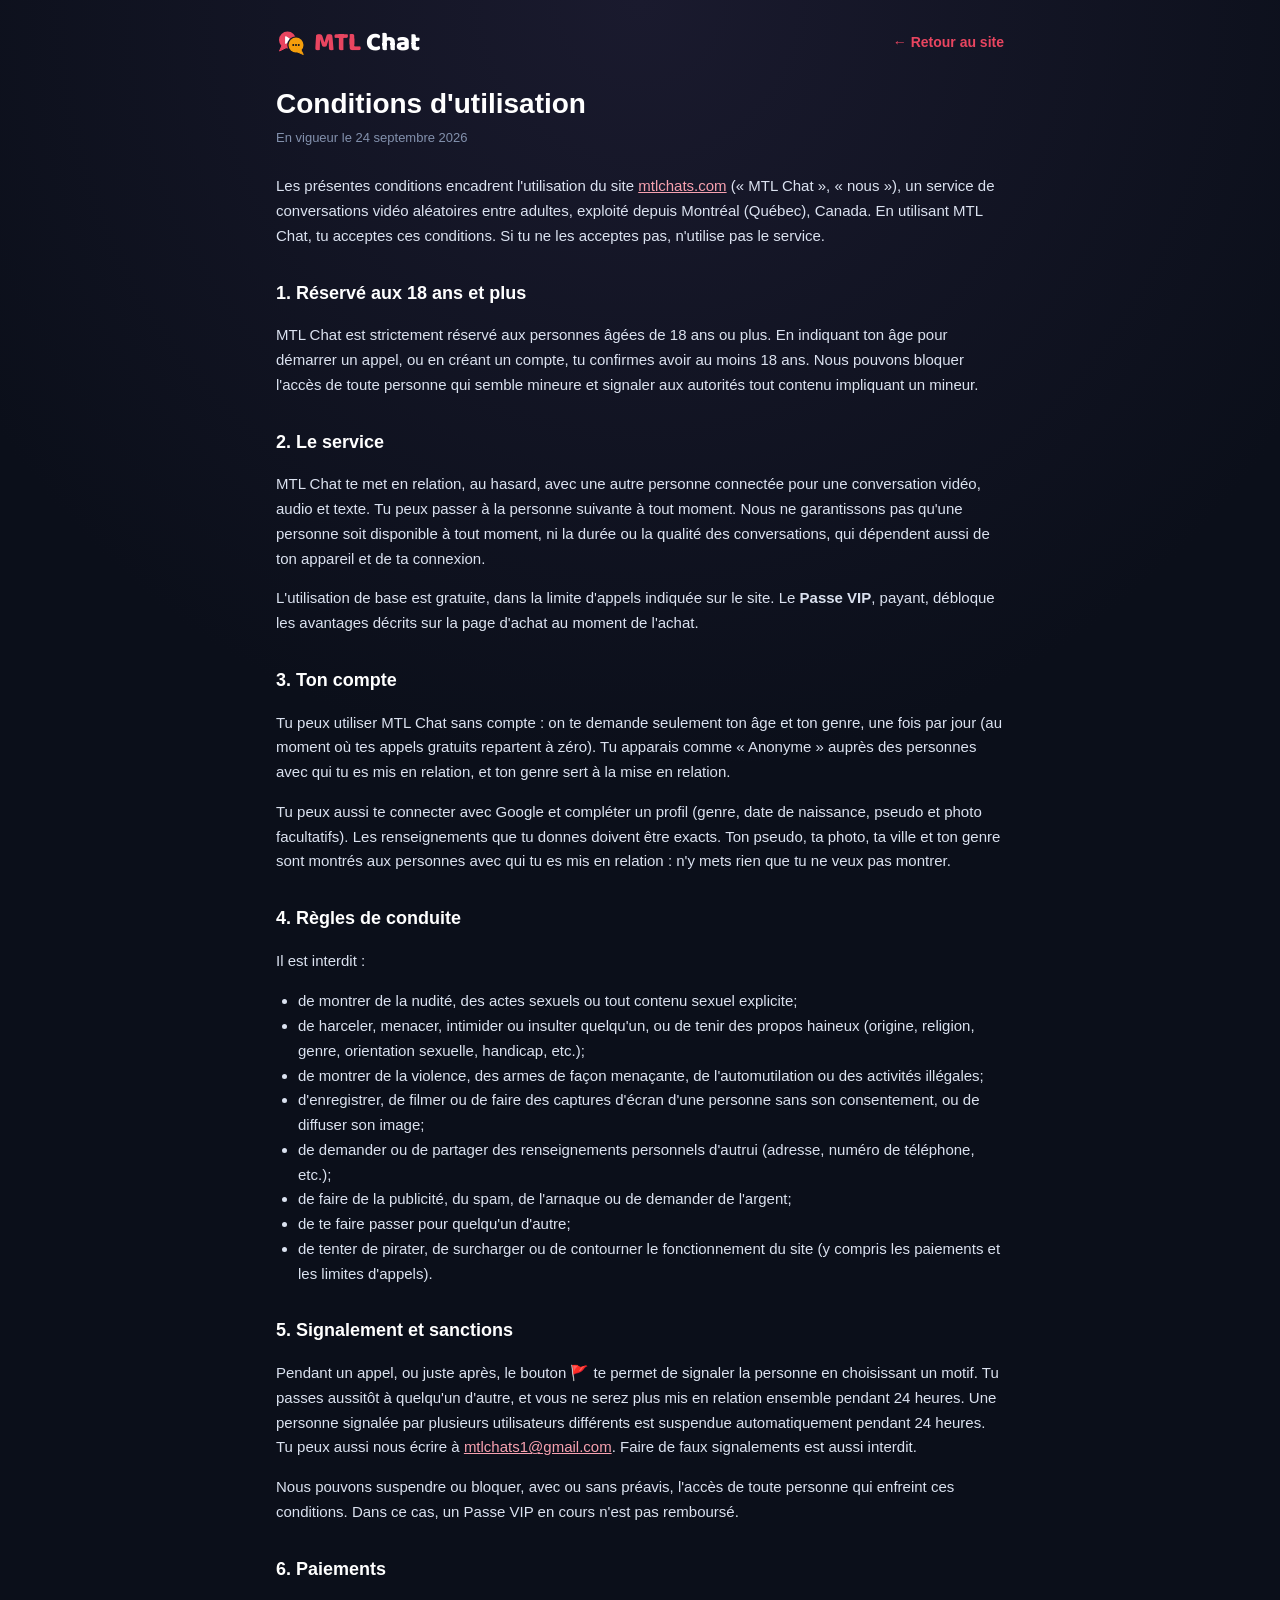
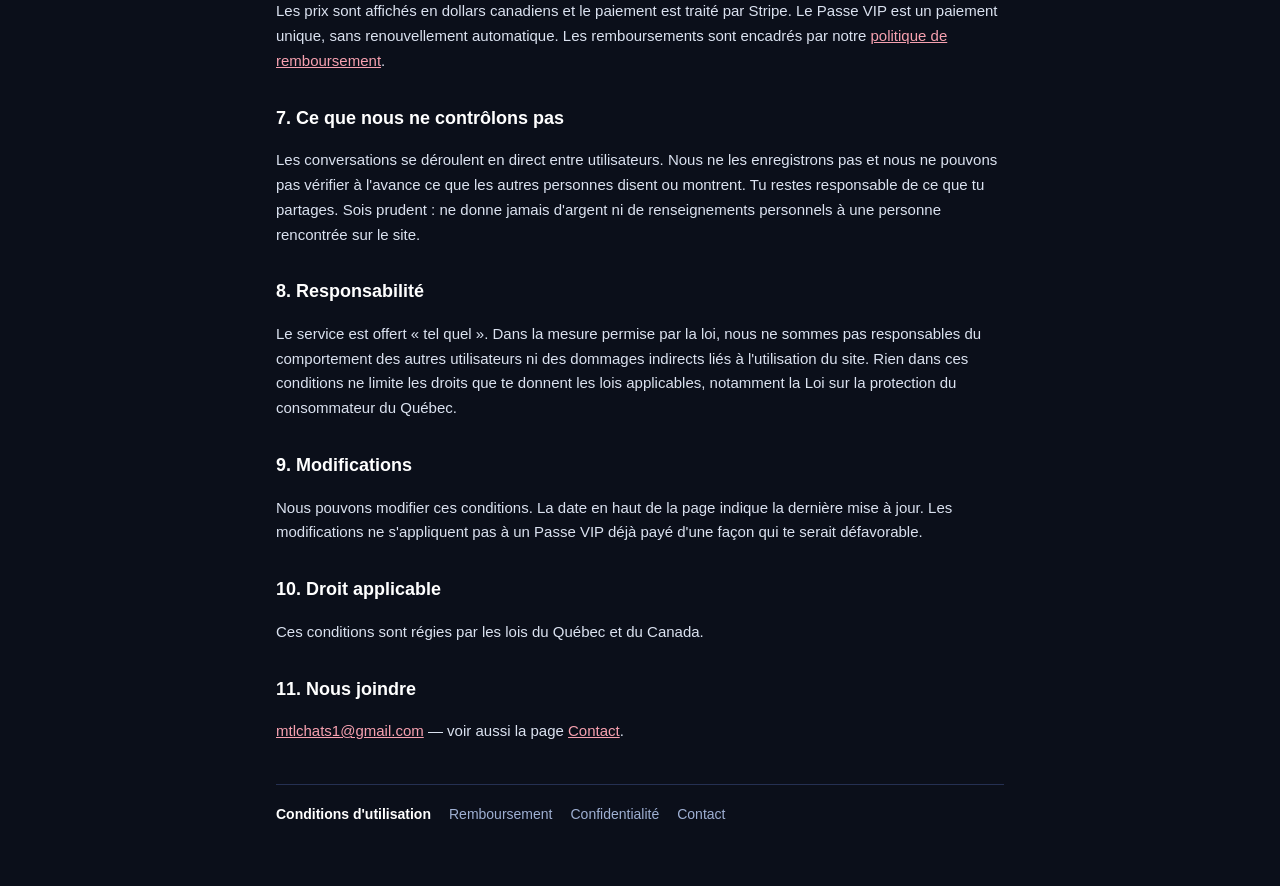
<file: conditions.html>
<!DOCTYPE html>
<html lang="fr">
<head>
<meta charset="UTF-8">
<meta name="viewport" content="width=device-width, initial-scale=1.0">
<title>Conditions d'utilisation - MTL Chat</title>
<meta name="description" content="Conditions d'utilisation de MTL Chat, service de rencontres vidéo aléatoires pour adultes.">
<link rel="canonical" href="https://mtlchats.com/conditions.html">
<link rel="icon" href="/favicon.ico" sizes="48x48">
<link rel="icon" href="/favicon.svg" type="image/svg+xml">
<link rel="apple-touch-icon" href="/apple-touch-icon.png">
<meta name="theme-color" content="#0b0f1a">
<link rel="preconnect" href="https://fonts.googleapis.com">
<link rel="preconnect" href="https://fonts.gstatic.com" crossorigin>
<link href="https://fonts.googleapis.com/css2?family=Baloo+2:wght@800&text=MTL%20Chat&display=swap" rel="stylesheet">
<link rel="stylesheet" href="legal.css">
</head>
<body>
<div class="wrap">
  <div class="top">
    <a class="brand" href="/"><img src="logo.svg" alt="" width="30" height="30"><span><span class="brand-mtl">MTL</span> Chat</span></a>
    <a class="back" href="/">← Retour au site</a>
  </div>

  <h1>Conditions d'utilisation</h1>
  <div class="updated">En vigueur le 24 septembre 2026</div>

  <p>Les présentes conditions encadrent l'utilisation du site <a href="https://mtlchats.com">mtlchats.com</a> (« MTL Chat », « nous »), un service de conversations vidéo aléatoires entre adultes, exploité depuis Montréal (Québec), Canada. En utilisant MTL Chat, tu acceptes ces conditions. Si tu ne les acceptes pas, n'utilise pas le service.</p>

  <h2>1. Réservé aux 18 ans et plus</h2>
  <p>MTL Chat est strictement réservé aux personnes âgées de 18 ans ou plus. En indiquant ton âge pour démarrer un appel, ou en créant un compte, tu confirmes avoir au moins 18 ans. Nous pouvons bloquer l'accès de toute personne qui semble mineure et signaler aux autorités tout contenu impliquant un mineur.</p>

  <h2>2. Le service</h2>
  <p>MTL Chat te met en relation, au hasard, avec une autre personne connectée pour une conversation vidéo, audio et texte. Tu peux passer à la personne suivante à tout moment. Nous ne garantissons pas qu'une personne soit disponible à tout moment, ni la durée ou la qualité des conversations, qui dépendent aussi de ton appareil et de ta connexion.</p>
  <p>L'utilisation de base est gratuite, dans la limite d'appels indiquée sur le site. Le <strong>Passe VIP</strong>, payant, débloque les avantages décrits sur la page d'achat au moment de l'achat.</p>

  <h2>3. Ton compte</h2>
  <p>Tu peux utiliser MTL Chat sans compte : on te demande seulement ton âge et ton genre, une fois par jour (au moment où tes appels gratuits repartent à zéro). Tu apparais comme « Anonyme » auprès des personnes avec qui tu es mis en relation, et ton genre sert à la mise en relation.</p>
  <p>Tu peux aussi te connecter avec Google et compléter un profil (genre, date de naissance, pseudo et photo facultatifs). Les renseignements que tu donnes doivent être exacts. Ton pseudo, ta photo, ta ville et ton genre sont montrés aux personnes avec qui tu es mis en relation : n'y mets rien que tu ne veux pas montrer.</p>

  <h2>4. Règles de conduite</h2>
  <p>Il est interdit :</p>
  <ul>
    <li>de montrer de la nudité, des actes sexuels ou tout contenu sexuel explicite;</li>
    <li>de harceler, menacer, intimider ou insulter quelqu'un, ou de tenir des propos haineux (origine, religion, genre, orientation sexuelle, handicap, etc.);</li>
    <li>de montrer de la violence, des armes de façon menaçante, de l'automutilation ou des activités illégales;</li>
    <li>d'enregistrer, de filmer ou de faire des captures d'écran d'une personne sans son consentement, ou de diffuser son image;</li>
    <li>de demander ou de partager des renseignements personnels d'autrui (adresse, numéro de téléphone, etc.);</li>
    <li>de faire de la publicité, du spam, de l'arnaque ou de demander de l'argent;</li>
    <li>de te faire passer pour quelqu'un d'autre;</li>
    <li>de tenter de pirater, de surcharger ou de contourner le fonctionnement du site (y compris les paiements et les limites d'appels).</li>
  </ul>

  <h2>5. Signalement et sanctions</h2>
  <p>Pendant un appel, ou juste après, le bouton 🚩 te permet de signaler la personne en choisissant un motif. Tu passes aussitôt à quelqu'un d'autre, et vous ne serez plus mis en relation ensemble pendant 24 heures. Une personne signalée par plusieurs utilisateurs différents est suspendue automatiquement pendant 24 heures. Tu peux aussi nous écrire à <a href="mailto:mtlchats1@gmail.com">mtlchats1@gmail.com</a>. Faire de faux signalements est aussi interdit.</p>
  <p>Nous pouvons suspendre ou bloquer, avec ou sans préavis, l'accès de toute personne qui enfreint ces conditions. Dans ce cas, un Passe VIP en cours n'est pas remboursé.</p>

  <h2>6. Paiements</h2>
  <p>Les prix sont affichés en dollars canadiens et le paiement est traité par Stripe. Le Passe VIP est un paiement unique, sans renouvellement automatique. Les remboursements sont encadrés par notre <a href="remboursement.html">politique de remboursement</a>.</p>

  <h2>7. Ce que nous ne contrôlons pas</h2>
  <p>Les conversations se déroulent en direct entre utilisateurs. Nous ne les enregistrons pas et nous ne pouvons pas vérifier à l'avance ce que les autres personnes disent ou montrent. Tu restes responsable de ce que tu partages. Sois prudent : ne donne jamais d'argent ni de renseignements personnels à une personne rencontrée sur le site.</p>

  <h2>8. Responsabilité</h2>
  <p>Le service est offert « tel quel ». Dans la mesure permise par la loi, nous ne sommes pas responsables du comportement des autres utilisateurs ni des dommages indirects liés à l'utilisation du site. Rien dans ces conditions ne limite les droits que te donnent les lois applicables, notamment la Loi sur la protection du consommateur du Québec.</p>

  <h2>9. Modifications</h2>
  <p>Nous pouvons modifier ces conditions. La date en haut de la page indique la dernière mise à jour. Les modifications ne s'appliquent pas à un Passe VIP déjà payé d'une façon qui te serait défavorable.</p>

  <h2>10. Droit applicable</h2>
  <p>Ces conditions sont régies par les lois du Québec et du Canada.</p>

  <h2>11. Nous joindre</h2>
  <p><a href="mailto:mtlchats1@gmail.com">mtlchats1@gmail.com</a> — voir aussi la page <a href="contact.html">Contact</a>.</p>

  <nav class="legal-nav" aria-label="Pages légales">
    <a href="conditions.html" aria-current="page">Conditions d'utilisation</a>
    <a href="remboursement.html">Remboursement</a>
    <a href="confidentialite.html">Confidentialité</a>
    <a href="contact.html">Contact</a>
  </nav>
</div>
</body>
</html>
</file>
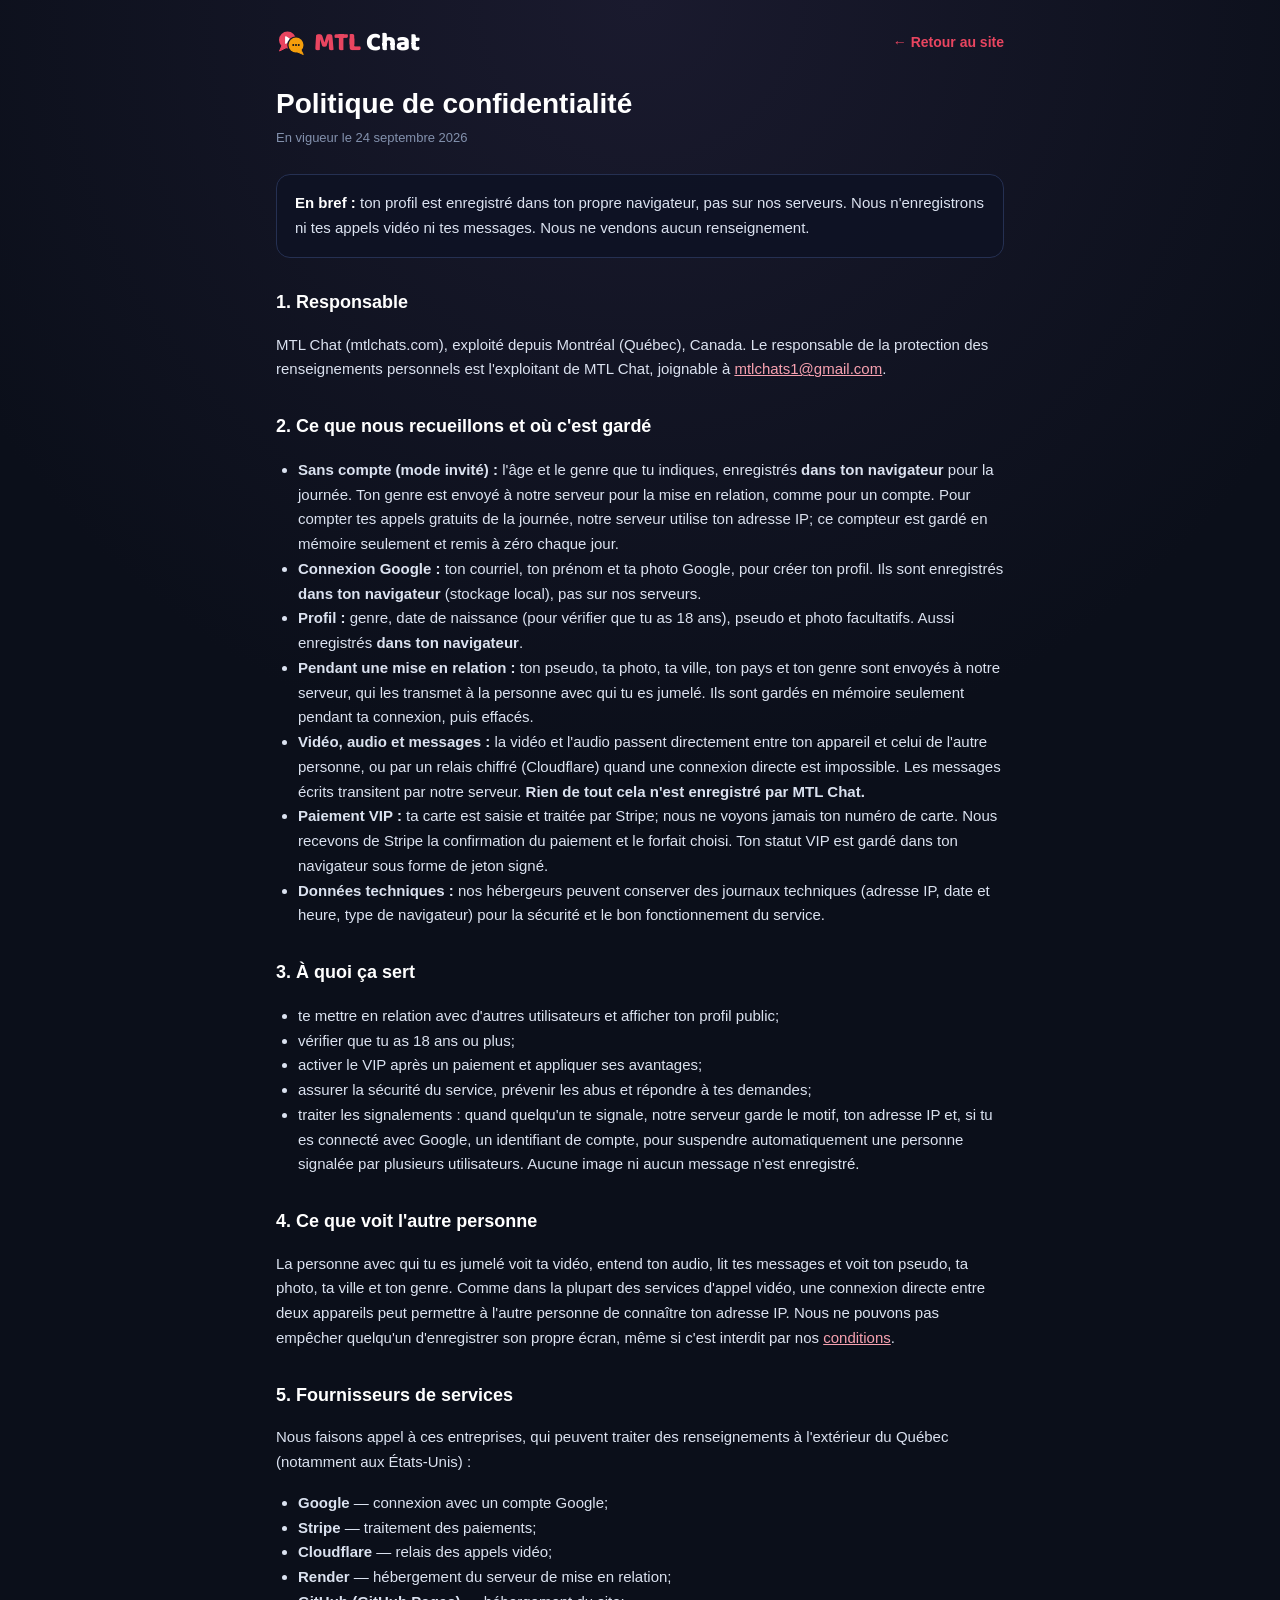
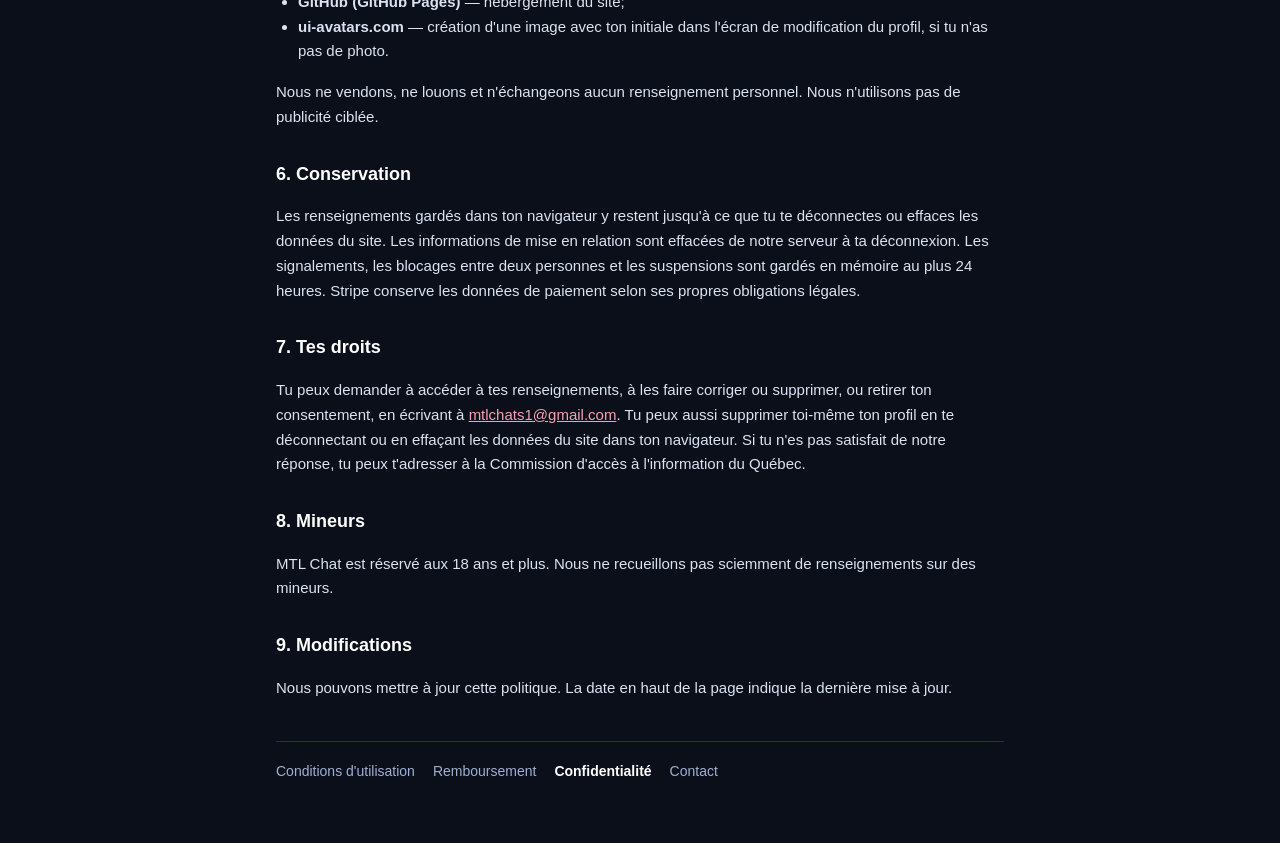
<file: confidentialite.html>
<!DOCTYPE html>
<html lang="fr">
<head>
<meta charset="UTF-8">
<meta name="viewport" content="width=device-width, initial-scale=1.0">
<title>Politique de confidentialité - MTL Chat</title>
<meta name="description" content="Comment MTL Chat traite tes renseignements personnels.">
<link rel="canonical" href="https://mtlchats.com/confidentialite.html">
<link rel="icon" href="/favicon.ico" sizes="48x48">
<link rel="icon" href="/favicon.svg" type="image/svg+xml">
<link rel="apple-touch-icon" href="/apple-touch-icon.png">
<meta name="theme-color" content="#0b0f1a">
<link rel="preconnect" href="https://fonts.googleapis.com">
<link rel="preconnect" href="https://fonts.gstatic.com" crossorigin>
<link href="https://fonts.googleapis.com/css2?family=Baloo+2:wght@800&text=MTL%20Chat&display=swap" rel="stylesheet">
<link rel="stylesheet" href="legal.css">
</head>
<body>
<div class="wrap">
  <div class="top">
    <a class="brand" href="/"><img src="logo.svg" alt="" width="30" height="30"><span><span class="brand-mtl">MTL</span> Chat</span></a>
    <a class="back" href="/">← Retour au site</a>
  </div>

  <h1>Politique de confidentialité</h1>
  <div class="updated">En vigueur le 24 septembre 2026</div>

  <div class="card">
    <p><strong>En bref :</strong> ton profil est enregistré dans ton propre navigateur, pas sur nos serveurs. Nous n'enregistrons ni tes appels vidéo ni tes messages. Nous ne vendons aucun renseignement.</p>
  </div>

  <h2>1. Responsable</h2>
  <p>MTL Chat (mtlchats.com), exploité depuis Montréal (Québec), Canada. Le responsable de la protection des renseignements personnels est l'exploitant de MTL Chat, joignable à <a href="mailto:mtlchats1@gmail.com">mtlchats1@gmail.com</a>.</p>

  <h2>2. Ce que nous recueillons et où c'est gardé</h2>
  <ul>
    <li><strong>Sans compte (mode invité) :</strong> l'âge et le genre que tu indiques, enregistrés <strong>dans ton navigateur</strong> pour la journée. Ton genre est envoyé à notre serveur pour la mise en relation, comme pour un compte. Pour compter tes appels gratuits de la journée, notre serveur utilise ton adresse IP; ce compteur est gardé en mémoire seulement et remis à zéro chaque jour.</li>
    <li><strong>Connexion Google :</strong> ton courriel, ton prénom et ta photo Google, pour créer ton profil. Ils sont enregistrés <strong>dans ton navigateur</strong> (stockage local), pas sur nos serveurs.</li>
    <li><strong>Profil :</strong> genre, date de naissance (pour vérifier que tu as 18 ans), pseudo et photo facultatifs. Aussi enregistrés <strong>dans ton navigateur</strong>.</li>
    <li><strong>Pendant une mise en relation :</strong> ton pseudo, ta photo, ta ville, ton pays et ton genre sont envoyés à notre serveur, qui les transmet à la personne avec qui tu es jumelé. Ils sont gardés en mémoire seulement pendant ta connexion, puis effacés.</li>
    <li><strong>Vidéo, audio et messages :</strong> la vidéo et l'audio passent directement entre ton appareil et celui de l'autre personne, ou par un relais chiffré (Cloudflare) quand une connexion directe est impossible. Les messages écrits transitent par notre serveur. <strong>Rien de tout cela n'est enregistré par MTL Chat.</strong></li>
    <li><strong>Paiement VIP :</strong> ta carte est saisie et traitée par Stripe; nous ne voyons jamais ton numéro de carte. Nous recevons de Stripe la confirmation du paiement et le forfait choisi. Ton statut VIP est gardé dans ton navigateur sous forme de jeton signé.</li>
    <li><strong>Données techniques :</strong> nos hébergeurs peuvent conserver des journaux techniques (adresse IP, date et heure, type de navigateur) pour la sécurité et le bon fonctionnement du service.</li>
  </ul>

  <h2>3. À quoi ça sert</h2>
  <ul>
    <li>te mettre en relation avec d'autres utilisateurs et afficher ton profil public;</li>
    <li>vérifier que tu as 18 ans ou plus;</li>
    <li>activer le VIP après un paiement et appliquer ses avantages;</li>
    <li>assurer la sécurité du service, prévenir les abus et répondre à tes demandes;</li>
    <li>traiter les signalements : quand quelqu'un te signale, notre serveur garde le motif, ton adresse IP et, si tu es connecté avec Google, un identifiant de compte, pour suspendre automatiquement une personne signalée par plusieurs utilisateurs. Aucune image ni aucun message n'est enregistré.</li>
  </ul>

  <h2>4. Ce que voit l'autre personne</h2>
  <p>La personne avec qui tu es jumelé voit ta vidéo, entend ton audio, lit tes messages et voit ton pseudo, ta photo, ta ville et ton genre. Comme dans la plupart des services d'appel vidéo, une connexion directe entre deux appareils peut permettre à l'autre personne de connaître ton adresse IP. Nous ne pouvons pas empêcher quelqu'un d'enregistrer son propre écran, même si c'est interdit par nos <a href="conditions.html">conditions</a>.</p>

  <h2>5. Fournisseurs de services</h2>
  <p>Nous faisons appel à ces entreprises, qui peuvent traiter des renseignements à l'extérieur du Québec (notamment aux États-Unis) :</p>
  <ul>
    <li><strong>Google</strong> — connexion avec un compte Google;</li>
    <li><strong>Stripe</strong> — traitement des paiements;</li>
    <li><strong>Cloudflare</strong> — relais des appels vidéo;</li>
    <li><strong>Render</strong> — hébergement du serveur de mise en relation;</li>
    <li><strong>GitHub (GitHub Pages)</strong> — hébergement du site;</li>
    <li><strong>ui-avatars.com</strong> — création d'une image avec ton initiale dans l'écran de modification du profil, si tu n'as pas de photo.</li>
  </ul>
  <p>Nous ne vendons, ne louons et n'échangeons aucun renseignement personnel. Nous n'utilisons pas de publicité ciblée.</p>

  <h2>6. Conservation</h2>
  <p>Les renseignements gardés dans ton navigateur y restent jusqu'à ce que tu te déconnectes ou effaces les données du site. Les informations de mise en relation sont effacées de notre serveur à ta déconnexion. Les signalements, les blocages entre deux personnes et les suspensions sont gardés en mémoire au plus 24 heures. Stripe conserve les données de paiement selon ses propres obligations légales.</p>

  <h2>7. Tes droits</h2>
  <p>Tu peux demander à accéder à tes renseignements, à les faire corriger ou supprimer, ou retirer ton consentement, en écrivant à <a href="mailto:mtlchats1@gmail.com">mtlchats1@gmail.com</a>. Tu peux aussi supprimer toi-même ton profil en te déconnectant ou en effaçant les données du site dans ton navigateur. Si tu n'es pas satisfait de notre réponse, tu peux t'adresser à la Commission d'accès à l'information du Québec.</p>

  <h2>8. Mineurs</h2>
  <p>MTL Chat est réservé aux 18 ans et plus. Nous ne recueillons pas sciemment de renseignements sur des mineurs.</p>

  <h2>9. Modifications</h2>
  <p>Nous pouvons mettre à jour cette politique. La date en haut de la page indique la dernière mise à jour.</p>

  <nav class="legal-nav" aria-label="Pages légales">
    <a href="conditions.html">Conditions d'utilisation</a>
    <a href="remboursement.html">Remboursement</a>
    <a href="confidentialite.html" aria-current="page">Confidentialité</a>
    <a href="contact.html">Contact</a>
  </nav>
</div>
</body>
</html>
</file>
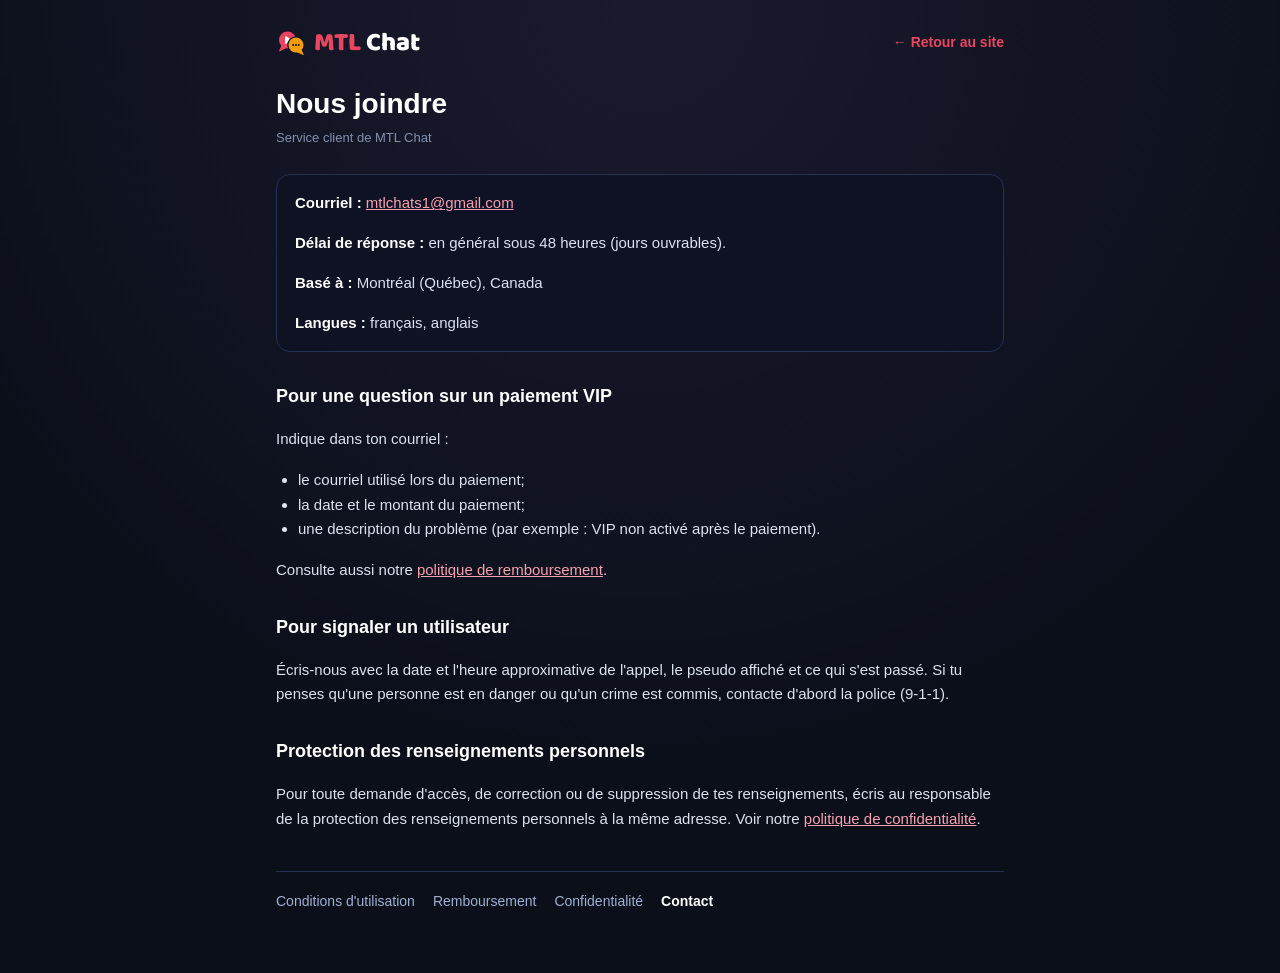
<file: contact.html>
<!DOCTYPE html>
<html lang="fr">
<head>
<meta charset="UTF-8">
<meta name="viewport" content="width=device-width, initial-scale=1.0">
<title>Contact - MTL Chat</title>
<meta name="description" content="Joindre le service client de MTL Chat.">
<link rel="canonical" href="https://mtlchats.com/contact.html">
<link rel="icon" href="/favicon.ico" sizes="48x48">
<link rel="icon" href="/favicon.svg" type="image/svg+xml">
<link rel="apple-touch-icon" href="/apple-touch-icon.png">
<meta name="theme-color" content="#0b0f1a">
<link rel="preconnect" href="https://fonts.googleapis.com">
<link rel="preconnect" href="https://fonts.gstatic.com" crossorigin>
<link href="https://fonts.googleapis.com/css2?family=Baloo+2:wght@800&text=MTL%20Chat&display=swap" rel="stylesheet">
<link rel="stylesheet" href="legal.css">
</head>
<body>
<div class="wrap">
  <div class="top">
    <a class="brand" href="/"><img src="logo.svg" alt="" width="30" height="30"><span><span class="brand-mtl">MTL</span> Chat</span></a>
    <a class="back" href="/">← Retour au site</a>
  </div>

  <h1>Nous joindre</h1>
  <div class="updated">Service client de MTL Chat</div>

  <div class="card">
    <p><strong>Courriel :</strong> <a href="mailto:mtlchats1@gmail.com">mtlchats1@gmail.com</a></p>
    <p><strong>Délai de réponse :</strong> en général sous 48 heures (jours ouvrables).</p>
    <p><strong>Basé à :</strong> Montréal (Québec), Canada</p>
    <p><strong>Langues :</strong> français, anglais</p>
  </div>

  <h2>Pour une question sur un paiement VIP</h2>
  <p>Indique dans ton courriel :</p>
  <ul>
    <li>le courriel utilisé lors du paiement;</li>
    <li>la date et le montant du paiement;</li>
    <li>une description du problème (par exemple : VIP non activé après le paiement).</li>
  </ul>
  <p>Consulte aussi notre <a href="remboursement.html">politique de remboursement</a>.</p>

  <h2>Pour signaler un utilisateur</h2>
  <p>Écris-nous avec la date et l'heure approximative de l'appel, le pseudo affiché et ce qui s'est passé. Si tu penses qu'une personne est en danger ou qu'un crime est commis, contacte d'abord la police (9-1-1).</p>

  <h2>Protection des renseignements personnels</h2>
  <p>Pour toute demande d'accès, de correction ou de suppression de tes renseignements, écris au responsable de la protection des renseignements personnels à la même adresse. Voir notre <a href="confidentialite.html">politique de confidentialité</a>.</p>

  <nav class="legal-nav" aria-label="Pages légales">
    <a href="conditions.html">Conditions d'utilisation</a>
    <a href="remboursement.html">Remboursement</a>
    <a href="confidentialite.html">Confidentialité</a>
    <a href="contact.html" aria-current="page">Contact</a>
  </nav>
</div>
</body>
</html>
</file>
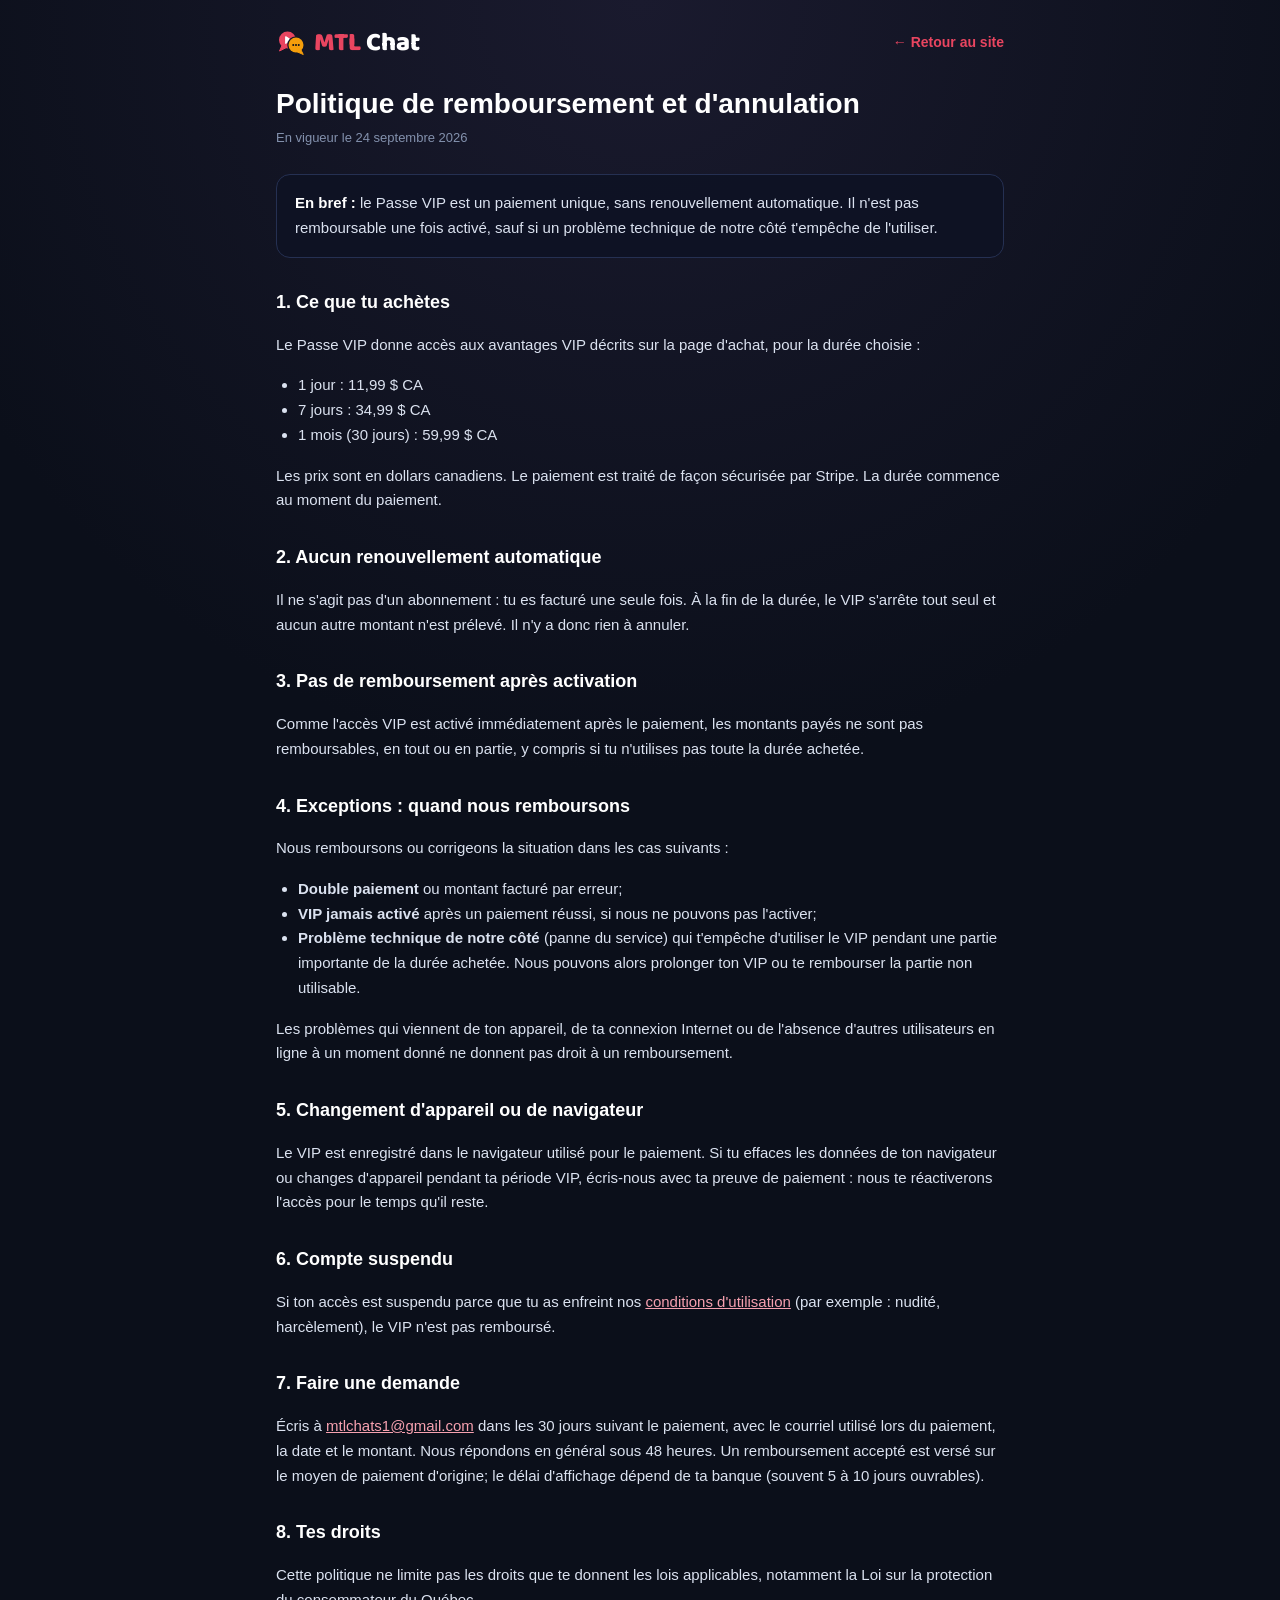
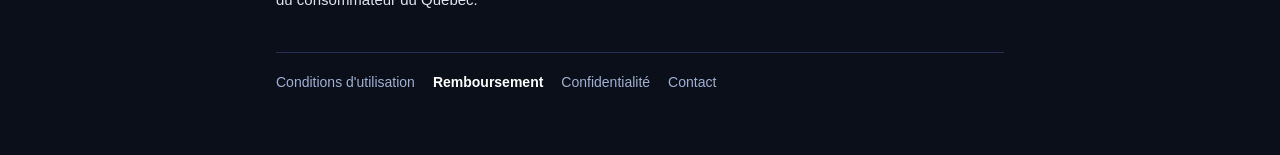
<file: remboursement.html>
<!DOCTYPE html>
<html lang="fr">
<head>
<meta charset="UTF-8">
<meta name="viewport" content="width=device-width, initial-scale=1.0">
<title>Politique de remboursement - MTL Chat</title>
<meta name="description" content="Politique de remboursement et d'annulation du Passe VIP de MTL Chat.">
<link rel="canonical" href="https://mtlchats.com/remboursement.html">
<link rel="icon" href="/favicon.ico" sizes="48x48">
<link rel="icon" href="/favicon.svg" type="image/svg+xml">
<link rel="apple-touch-icon" href="/apple-touch-icon.png">
<meta name="theme-color" content="#0b0f1a">
<link rel="preconnect" href="https://fonts.googleapis.com">
<link rel="preconnect" href="https://fonts.gstatic.com" crossorigin>
<link href="https://fonts.googleapis.com/css2?family=Baloo+2:wght@800&text=MTL%20Chat&display=swap" rel="stylesheet">
<link rel="stylesheet" href="legal.css">
</head>
<body>
<div class="wrap">
  <div class="top">
    <a class="brand" href="/"><img src="logo.svg" alt="" width="30" height="30"><span><span class="brand-mtl">MTL</span> Chat</span></a>
    <a class="back" href="/">← Retour au site</a>
  </div>

  <h1>Politique de remboursement et d'annulation</h1>
  <div class="updated">En vigueur le 24 septembre 2026</div>

  <div class="card">
    <p><strong>En bref :</strong> le Passe VIP est un paiement unique, sans renouvellement automatique. Il n'est pas remboursable une fois activé, sauf si un problème technique de notre côté t'empêche de l'utiliser.</p>
  </div>

  <h2>1. Ce que tu achètes</h2>
  <p>Le Passe VIP donne accès aux avantages VIP décrits sur la page d'achat, pour la durée choisie :</p>
  <ul>
    <li>1 jour : 11,99 $ CA</li>
    <li>7 jours : 34,99 $ CA</li>
    <li>1 mois (30 jours) : 59,99 $ CA</li>
  </ul>
  <p>Les prix sont en dollars canadiens. Le paiement est traité de façon sécurisée par Stripe. La durée commence au moment du paiement.</p>

  <h2>2. Aucun renouvellement automatique</h2>
  <p>Il ne s'agit pas d'un abonnement : tu es facturé une seule fois. À la fin de la durée, le VIP s'arrête tout seul et aucun autre montant n'est prélevé. Il n'y a donc rien à annuler.</p>

  <h2>3. Pas de remboursement après activation</h2>
  <p>Comme l'accès VIP est activé immédiatement après le paiement, les montants payés ne sont pas remboursables, en tout ou en partie, y compris si tu n'utilises pas toute la durée achetée.</p>

  <h2>4. Exceptions : quand nous remboursons</h2>
  <p>Nous remboursons ou corrigeons la situation dans les cas suivants :</p>
  <ul>
    <li><strong>Double paiement</strong> ou montant facturé par erreur;</li>
    <li><strong>VIP jamais activé</strong> après un paiement réussi, si nous ne pouvons pas l'activer;</li>
    <li><strong>Problème technique de notre côté</strong> (panne du service) qui t'empêche d'utiliser le VIP pendant une partie importante de la durée achetée. Nous pouvons alors prolonger ton VIP ou te rembourser la partie non utilisable.</li>
  </ul>
  <p>Les problèmes qui viennent de ton appareil, de ta connexion Internet ou de l'absence d'autres utilisateurs en ligne à un moment donné ne donnent pas droit à un remboursement.</p>

  <h2>5. Changement d'appareil ou de navigateur</h2>
  <p>Le VIP est enregistré dans le navigateur utilisé pour le paiement. Si tu effaces les données de ton navigateur ou changes d'appareil pendant ta période VIP, écris-nous avec ta preuve de paiement : nous te réactiverons l'accès pour le temps qu'il reste.</p>

  <h2>6. Compte suspendu</h2>
  <p>Si ton accès est suspendu parce que tu as enfreint nos <a href="conditions.html">conditions d'utilisation</a> (par exemple : nudité, harcèlement), le VIP n'est pas remboursé.</p>

  <h2>7. Faire une demande</h2>
  <p>Écris à <a href="mailto:mtlchats1@gmail.com">mtlchats1@gmail.com</a> dans les 30 jours suivant le paiement, avec le courriel utilisé lors du paiement, la date et le montant. Nous répondons en général sous 48 heures. Un remboursement accepté est versé sur le moyen de paiement d'origine; le délai d'affichage dépend de ta banque (souvent 5 à 10 jours ouvrables).</p>

  <h2>8. Tes droits</h2>
  <p>Cette politique ne limite pas les droits que te donnent les lois applicables, notamment la Loi sur la protection du consommateur du Québec.</p>

  <nav class="legal-nav" aria-label="Pages légales">
    <a href="conditions.html">Conditions d'utilisation</a>
    <a href="remboursement.html" aria-current="page">Remboursement</a>
    <a href="confidentialite.html">Confidentialité</a>
    <a href="contact.html">Contact</a>
  </nav>
</div>
</body>
</html>
</file>
<file: legal.css>
/* Pages légales MTL Chat (conditions, remboursement, confidentialité, contact) */
* { box-sizing: border-box; }
body {
  margin: 0;
  font-family: 'Segoe UI', Tahoma, Geneva, Verdana, sans-serif;
  background: radial-gradient(circle at top, #1a1a2e, #0b0f1a 70%) fixed;
  background-color: #0b0f1a;
  color: #dbe2f0;
  line-height: 1.65;
}
.wrap { max-width: 760px; margin: 0 auto; padding: 28px 16px 60px; }
.top { display: flex; align-items: center; justify-content: space-between; gap: 12px; flex-wrap: wrap; margin-bottom: 28px; }
.brand { display: inline-flex; align-items: center; gap: 8px; font-family: 'Baloo 2', 'Segoe UI', sans-serif; font-size: 26px; font-weight: 800; line-height: 1; color: #fff; text-decoration: none; }
.brand img { display: block; }
.brand-mtl { color: #e94560; }
.back { color: #e94560; text-decoration: none; font-weight: 600; font-size: 14px; }
.back:hover, .legal-nav a:hover, a:hover { text-decoration: underline; }
h1 { color: #fff; font-size: 28px; line-height: 1.25; margin: 0 0 6px; }
.updated { color: #8391ad; font-size: 13px; margin-bottom: 26px; }
h2 { color: #fff; font-size: 18px; margin: 30px 0 8px; }
p, li { font-size: 15px; }
ul { padding-left: 22px; }
a { color: #f7a1b0; }
.card { background: rgba(14, 18, 36, 0.85); border: 1px solid #253052; border-radius: 14px; padding: 16px 18px; margin: 18px 0; }
.card strong { color: #fff; }
.card p:first-child { margin-top: 0; }
.card p:last-child { margin-bottom: 0; }
.legal-nav { border-top: 1px solid #253052; margin-top: 40px; padding-top: 18px; display: flex; flex-wrap: wrap; gap: 8px 18px; font-size: 14px; }
.legal-nav a { color: #9fb0d3; text-decoration: none; }
.legal-nav a[aria-current="page"] { color: #fff; font-weight: 700; }
.muted { color: #8391ad; font-size: 13px; }
</file>
